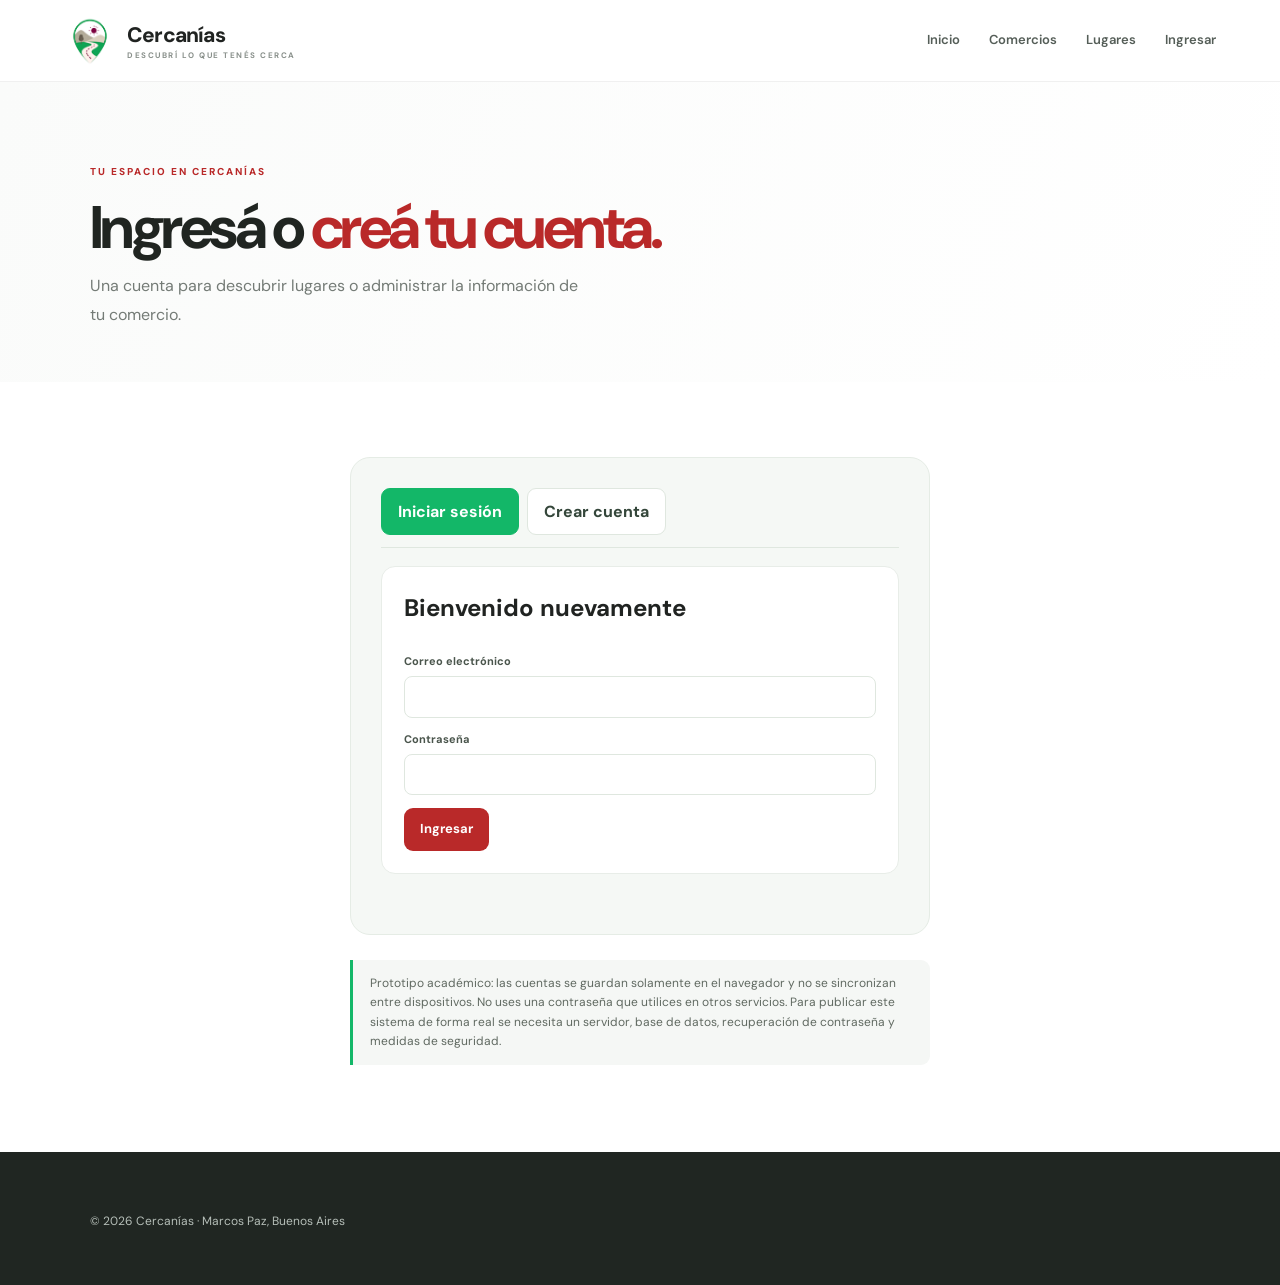
<file: acceso.html>
<!DOCTYPE html><html lang="es"><head><meta charset="UTF-8"><meta name="viewport" content="width=device-width, initial-scale=1.0"><title>Ingresar o registrarse | Cercanías</title><link href="https://fonts.googleapis.com/css2?family=DM+Sans:wght@400;500;600;700;800&display=swap" rel="stylesheet"><link rel="stylesheet" href="css/estilos.css"><link rel="icon" href="images/logo-cercanias.png"></head><body><header class="site-header"><a class="brand" href="index.html"><img class="brand-logo" src="images/logo-cercanias.png" alt=""><span>Cercanías<small>DESCUBRÍ LO QUE TENÉS CERCA</small></span></a><nav class="nav"><a href="index.html">Inicio</a><a href="comercios.html">Comercios</a><a href="lugares.html">Lugares</a></nav></header><main><section class="page-hero"><span class="eyebrow">TU ESPACIO EN CERCANÍAS</span><h1>Ingresá o <em>creá tu cuenta.</em></h1><p>Una cuenta para descubrir lugares o administrar la información de tu comercio.</p></section><section class="section auth-layout"><div class="auth-card"><div class="auth-tabs"><button type="button" class="auth-tab active" data-tab="login">Iniciar sesión</button><button type="button" class="auth-tab" data-tab="register">Crear cuenta</button></div><form id="login-form" class="merchant-form auth-form"><h2>Bienvenido nuevamente</h2><label>Correo electrónico<input type="email" name="email" required autocomplete="email"></label><label>Contraseña<input type="password" name="password" required autocomplete="current-password"></label><button class="btn btn-primary" type="submit">Ingresar</button></form><form id="register-form" class="merchant-form auth-form" hidden><h2>Registrate en Cercanías</h2><label>Nombre y apellido<input name="name" required maxlength="80" autocomplete="name"></label><label>Correo electrónico<input type="email" name="email" required autocomplete="email"></label><label>Contraseña (mínimo 8 caracteres)<input type="password" name="password" required minlength="8" autocomplete="new-password"></label><label>Tipo de cuenta<select name="role" required><option value="usuario">Usuario / visitante</option><option value="comerciante">Comerciante</option></select></label><button class="btn btn-primary" type="submit">Crear cuenta</button></form><p id="auth-message" class="form-message" aria-live="polite"></p></div><p class="notice">Prototipo académico: las cuentas se guardan solamente en el navegador y no se sincronizan entre dispositivos. No uses una contraseña que utilices en otros servicios. Para publicar este sistema de forma real se necesita un servidor, base de datos, recuperación de contraseña y medidas de seguridad.</p></section></main><footer class="footer"><p>© 2026 Cercanías · Marcos Paz, Buenos Aires</p></footer><script>document.querySelectorAll('[data-tab]').forEach(b=>b.addEventListener('click',()=>{document.querySelectorAll('[data-tab]').forEach(x=>x.classList.toggle('active',x===b));document.querySelector('#login-form').hidden=b.dataset.tab!=='login';document.querySelector('#register-form').hidden=b.dataset.tab!=='register';document.querySelector('#auth-message').textContent='';}));</script><script src="js/auth.js"></script></body></html>
</file>
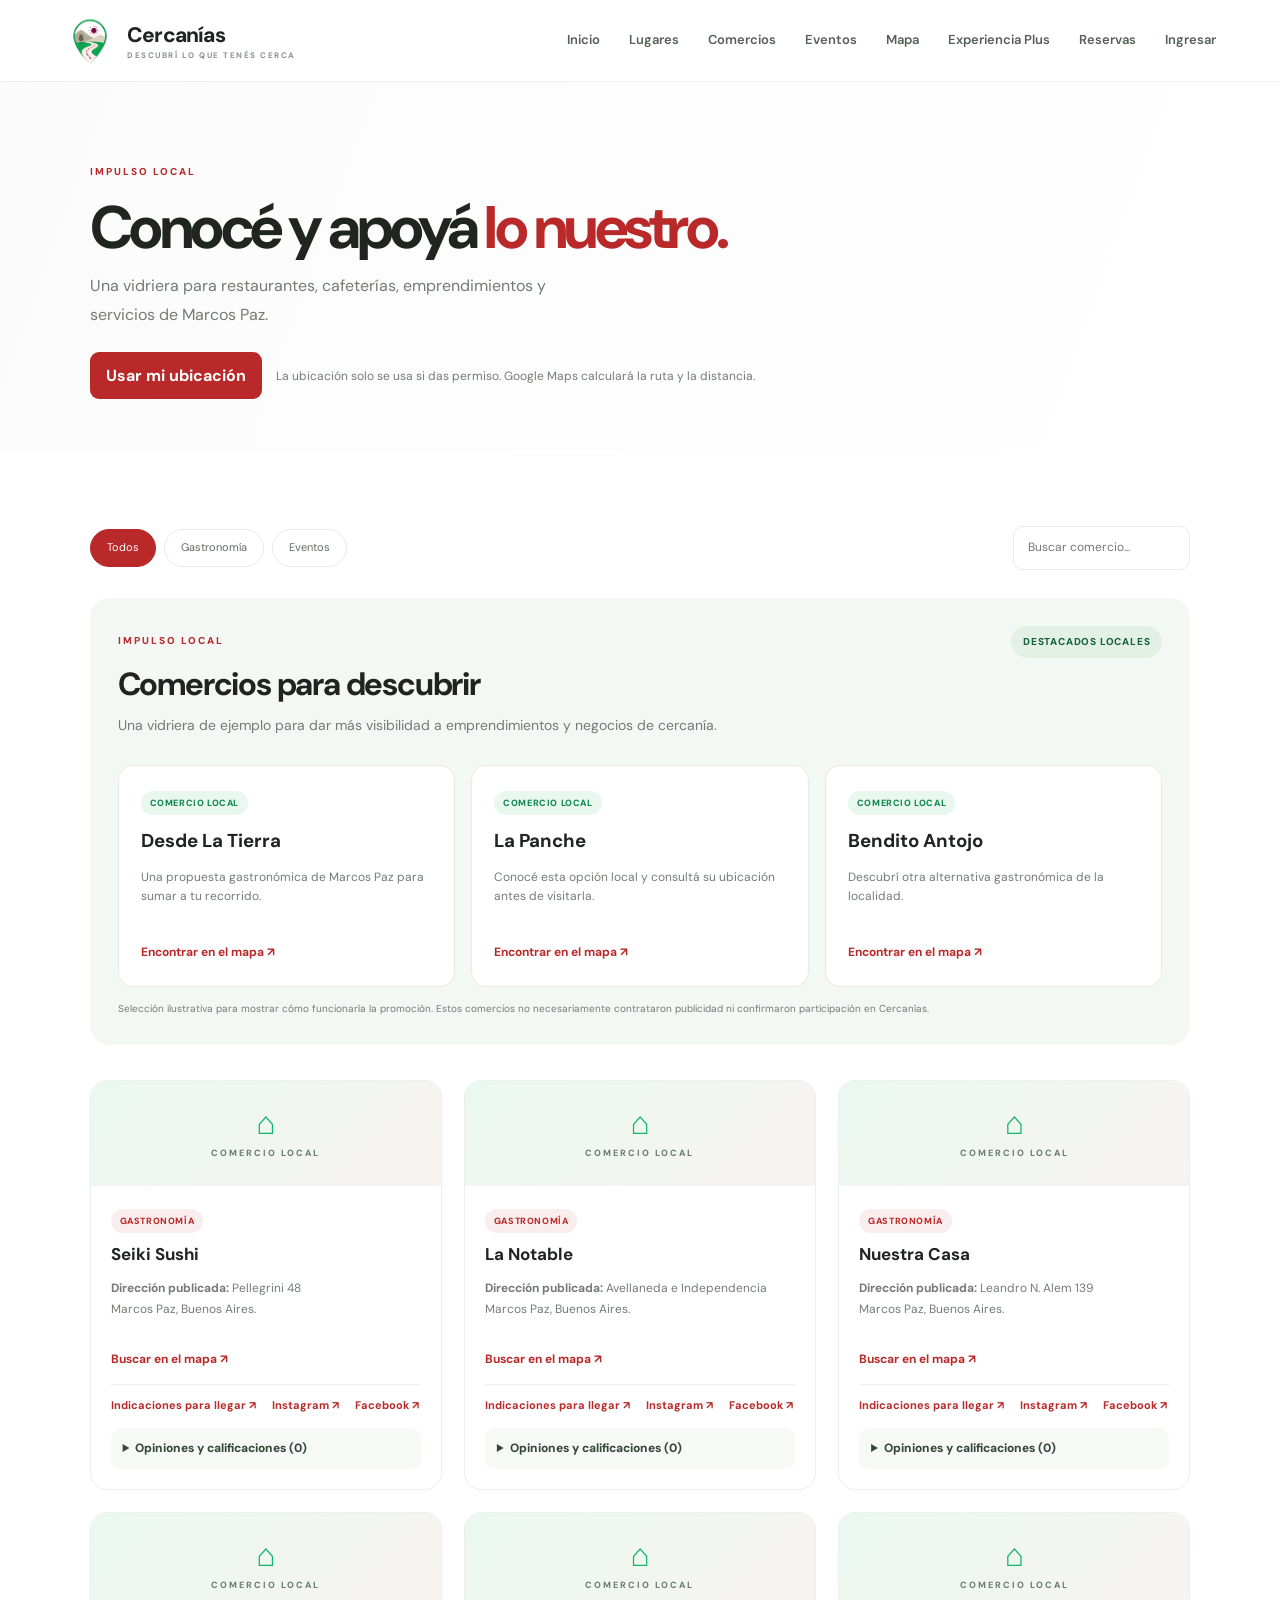
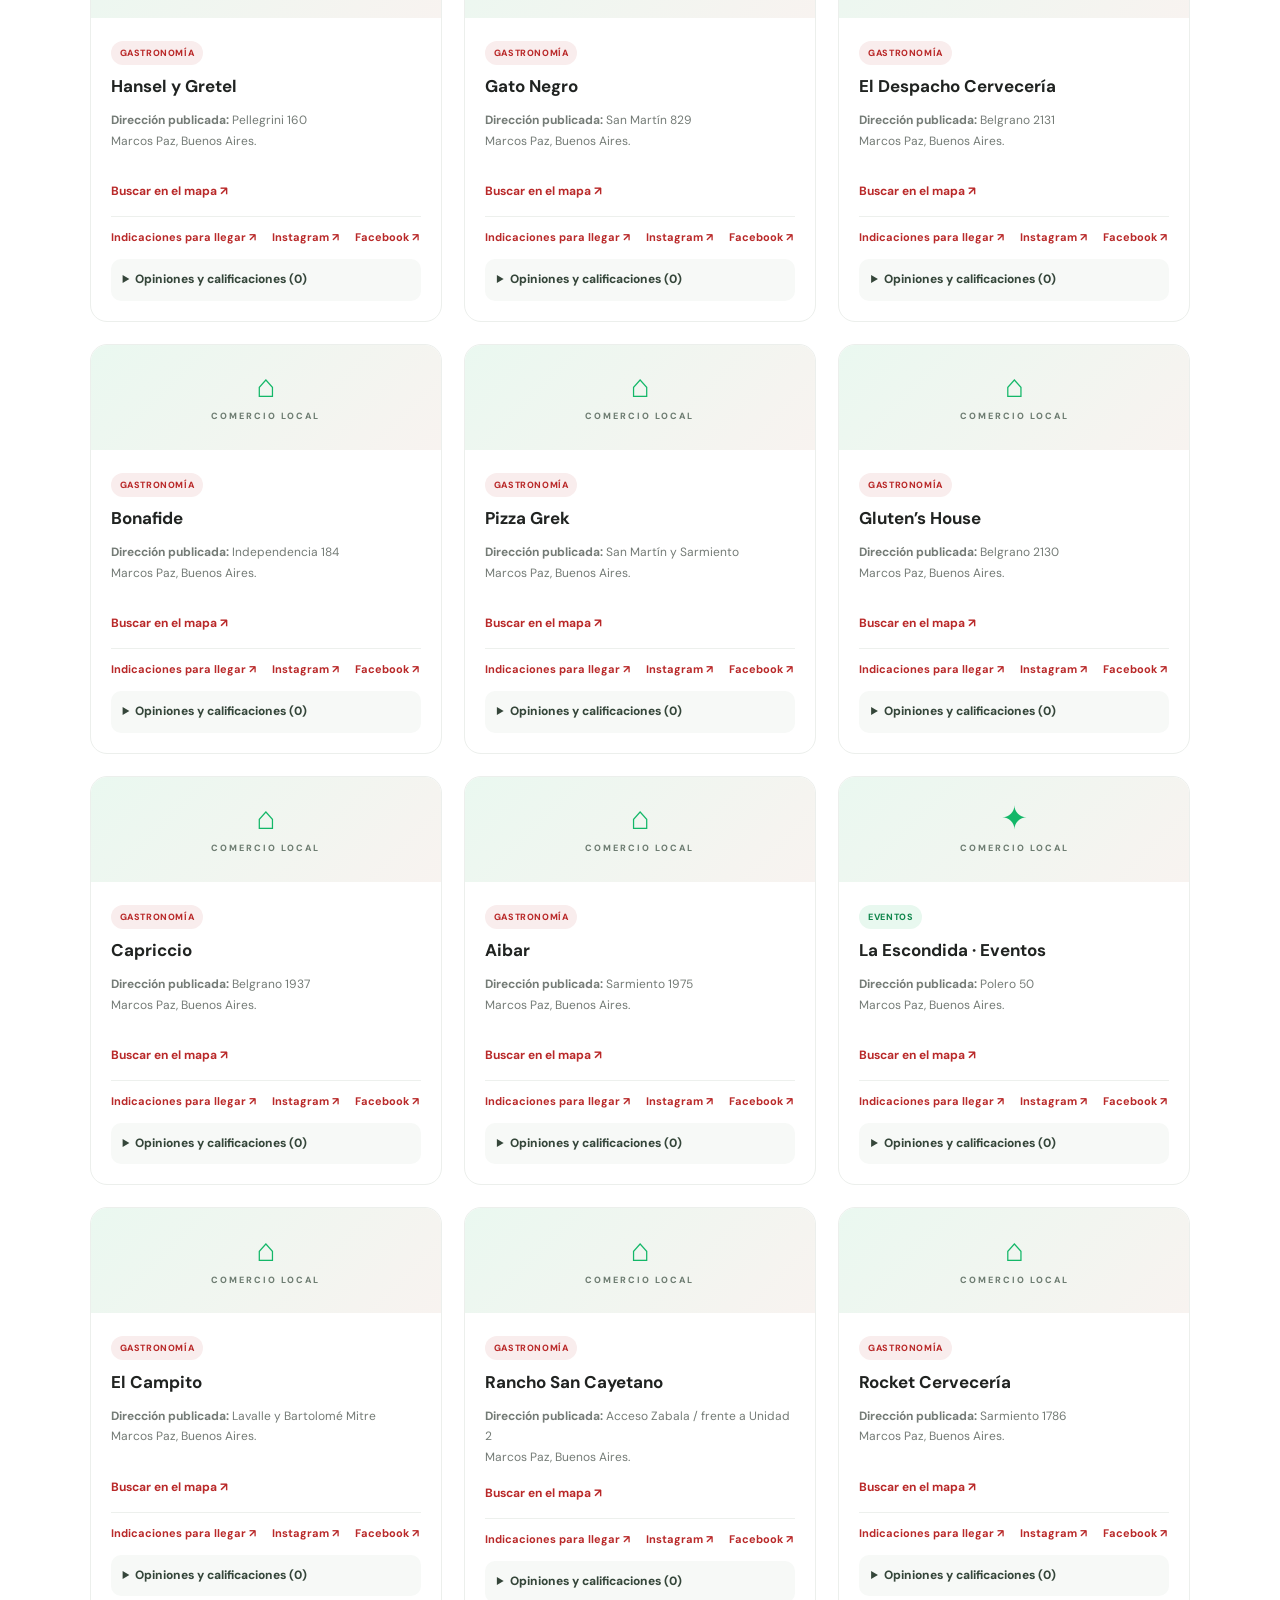
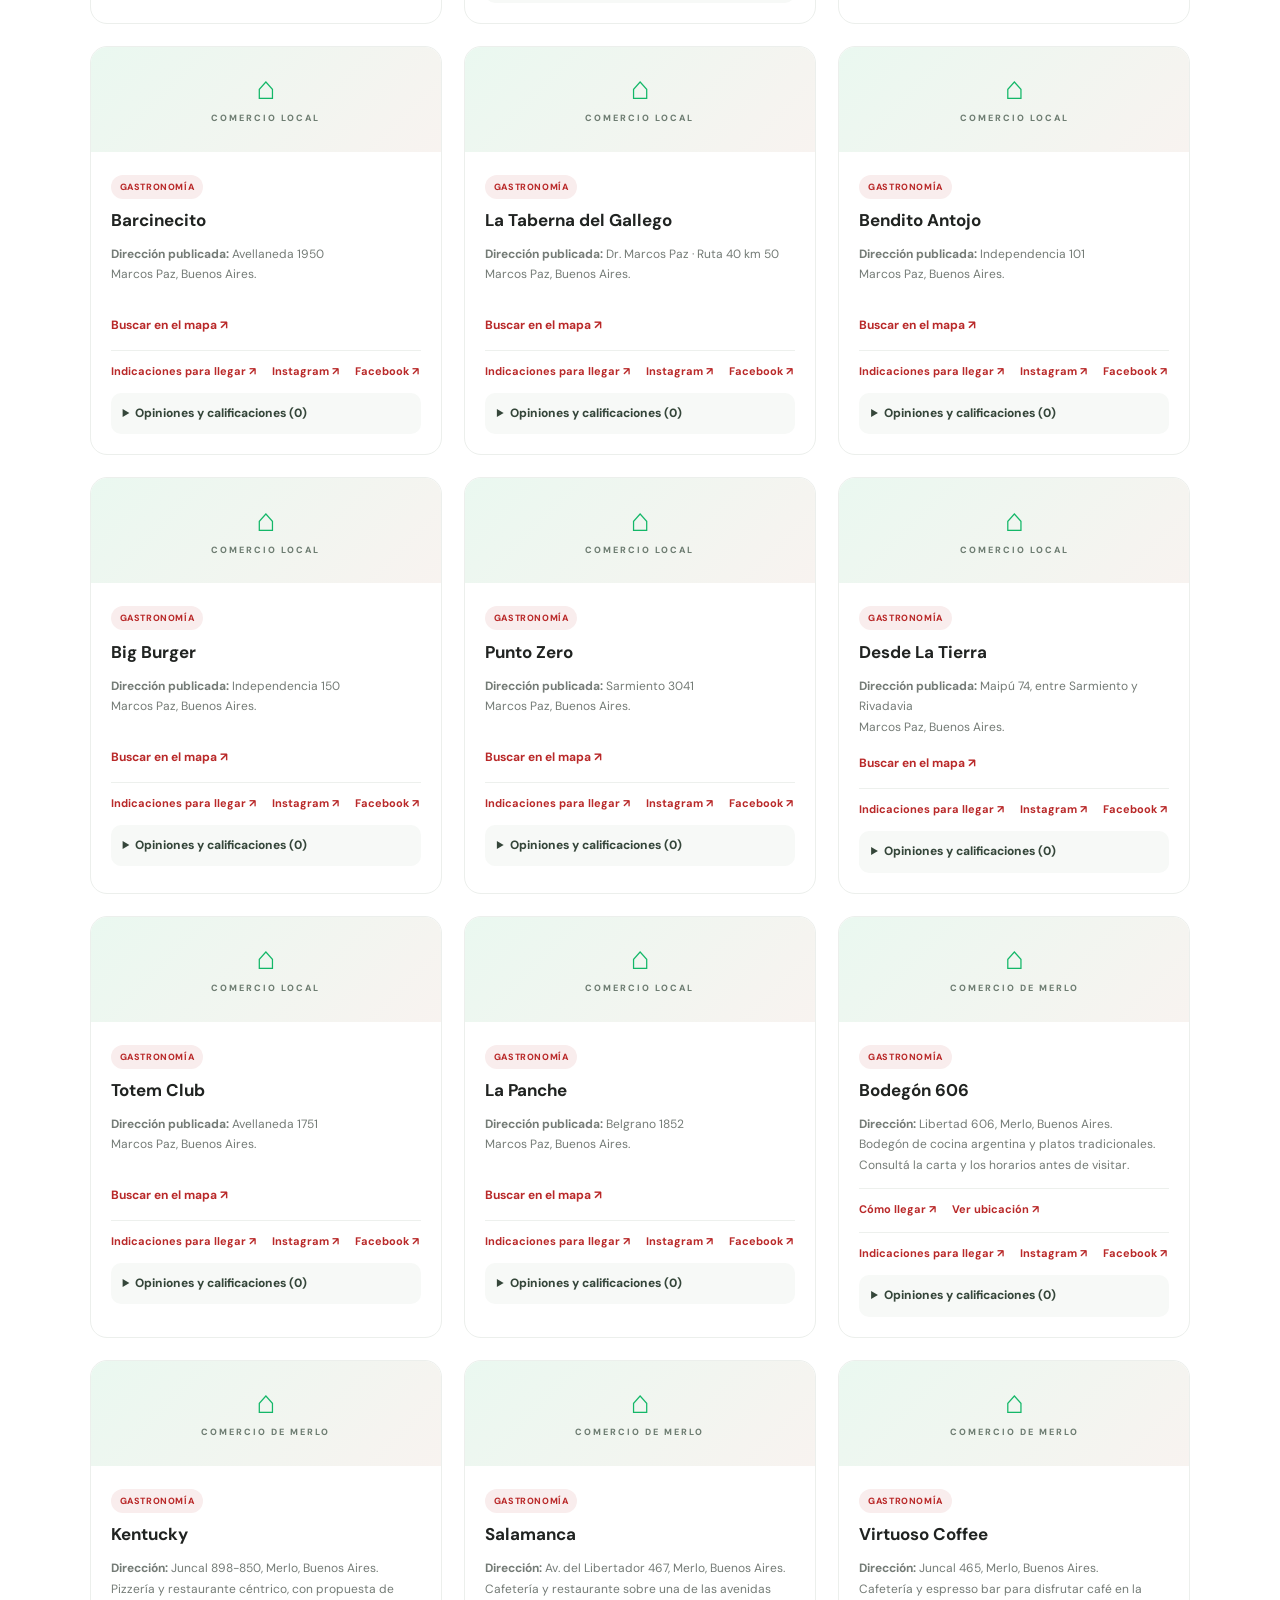
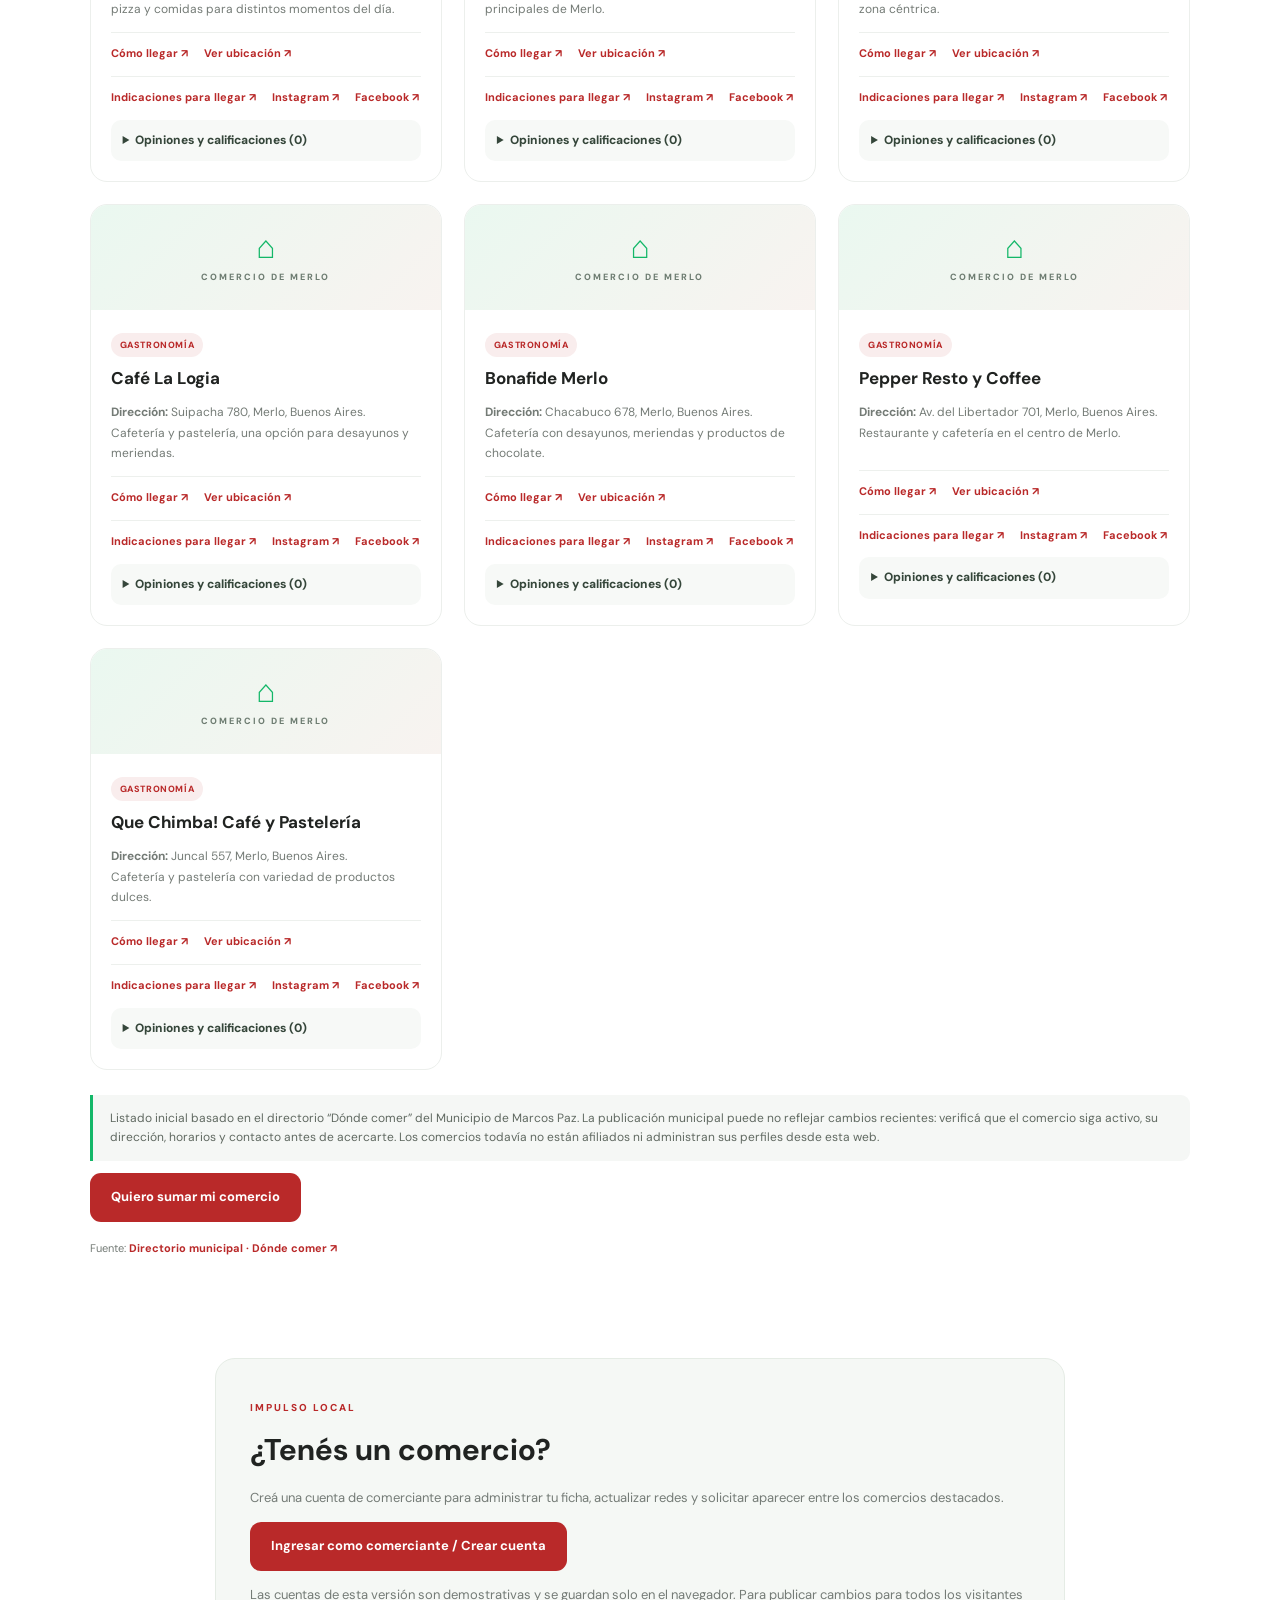
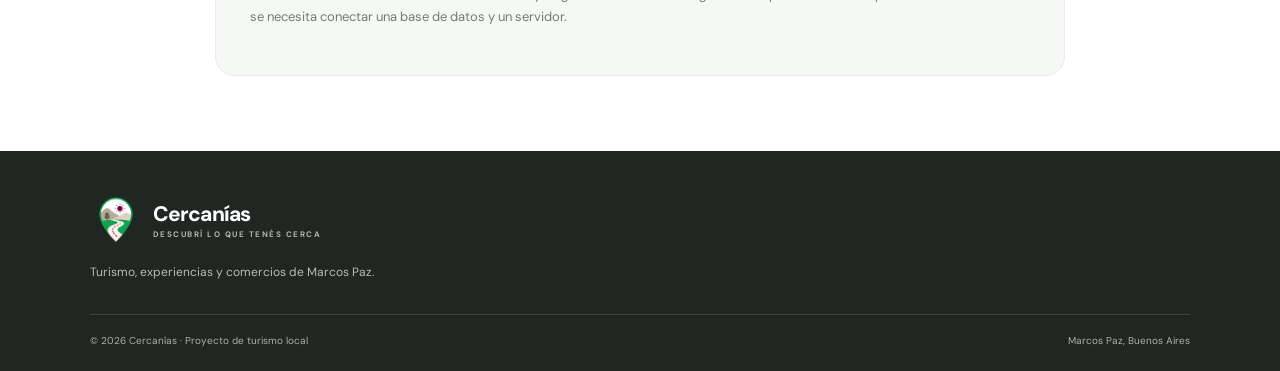
<file: comercios.html>
<!DOCTYPE html><html lang="es"><head><meta charset="UTF-8"><meta name="viewport" content="width=device-width, initial-scale=1.0"><meta name="description" content="Conocé restaurantes, cafeterías y comercios de Marcos Paz."><title>Comercios locales | Cercanías</title><link href="https://fonts.googleapis.com/css2?family=DM+Sans:wght@400;500;600;700;800&display=swap" rel="stylesheet"><link rel="stylesheet" href="css/estilos.css"><link rel="icon" type="image/png" href="images/logo-cercanias.png"></head><body><header class="site-header"><a class="brand" href="index.html"><img class="brand-logo" src="images/logo-cercanias.png" alt="Logo de Cercanías"><span>Cercanías<small>DESCUBRÍ LO QUE TENÉS CERCA</small></span></a><button class="menu-toggle" aria-label="Abrir menú" aria-expanded="false">☰</button><nav class="nav"><a href="index.html">Inicio</a><a href="lugares.html">Lugares</a><a href="comercios.html">Comercios</a><a href="eventos.html">Eventos</a><a href="mapa.html">Mapa</a><a href="experiencia.html">Experiencia Plus</a><a href="reservas.html">Reservas</a></nav></header><main><section class="page-hero"><span class="eyebrow">IMPULSO LOCAL</span><h1>Conocé y apoyá <em>lo nuestro.</em></h1><p>Una vidriera para restaurantes, cafeterías, emprendimientos y servicios de Marcos Paz.</p></section><section class="section"><div class="filter-row"><div class="filter-buttons" id="shop-filters"><button class="filter-btn active" data-filter="todos">Todos</button><button class="filter-btn" data-filter="gastronomia">Gastronomía</button><button class="filter-btn" data-filter="eventos">Eventos</button></div><input class="inline-search" id="shop-search" type="search" placeholder="Buscar comercio..."></div><section class="local-spotlight"><div class="section-heading"><div><span class="eyebrow">IMPULSO LOCAL</span><h2>Comercios para descubrir</h2><p>Una vidriera de ejemplo para dar más visibilidad a emprendimientos y negocios de cercanía.</p></div><span class="spotlight-tag">DESTACADOS LOCALES</span></div><div class="spotlight-grid"><article class="spotlight-card"><span class="pill green-pill">Comercio local</span><h3>Desde La Tierra</h3><p>Una propuesta gastronómica de Marcos Paz para sumar a tu recorrido.</p><a class="text-link" href="https://www.google.com/maps/search/?api=1&query=Desde+La+Tierra+Marcos+Paz" target="_blank" rel="noopener">Encontrar en el mapa ↗</a></article><article class="spotlight-card"><span class="pill green-pill">Comercio local</span><h3>La Panche</h3><p>Conocé esta opción local y consultá su ubicación antes de visitarla.</p><a class="text-link" href="https://www.google.com/maps/search/?api=1&query=La+Panche+Marcos+Paz" target="_blank" rel="noopener">Encontrar en el mapa ↗</a></article><article class="spotlight-card"><span class="pill green-pill">Comercio local</span><h3>Bendito Antojo</h3><p>Descubrí otra alternativa gastronómica de la localidad.</p><a class="text-link" href="https://www.google.com/maps/search/?api=1&query=Bendito+Antojo+Marcos+Paz" target="_blank" rel="noopener">Encontrar en el mapa ↗</a></article></div><p class="muted spotlight-note">Selección ilustrativa para mostrar cómo funcionaría la promoción. Estos comercios no necesariamente contrataron publicidad ni confirmaron participación en Cercanías.</p></section><div class="cards-grid shop-grid" id="shops-grid"><article class="place-card shop-card" data-category="gastronomia" data-name="seiki sushi"><div class="shop-visual"><span>⌂</span><small>COMERCIO LOCAL</small></div><div class="card-body"><span class="pill red-pill">Gastronomía</span><h3>Seiki Sushi</h3><p><strong>Dirección publicada:</strong> Pellegrini 48<br>Marcos Paz, Buenos Aires.</p><a class="text-link" href="https://www.google.com/maps/search/?api=1&query=Seiki+Sushi+Marcos+Paz" target="_blank" rel="noopener">Buscar en el mapa ↗</a></div></article><article class="place-card shop-card" data-category="gastronomia" data-name="la notable"><div class="shop-visual"><span>⌂</span><small>COMERCIO LOCAL</small></div><div class="card-body"><span class="pill red-pill">Gastronomía</span><h3>La Notable</h3><p><strong>Dirección publicada:</strong> Avellaneda e Independencia<br>Marcos Paz, Buenos Aires.</p><a class="text-link" href="https://www.google.com/maps/search/?api=1&query=La+Notable+Marcos+Paz" target="_blank" rel="noopener">Buscar en el mapa ↗</a></div></article><article class="place-card shop-card" data-category="gastronomia" data-name="nuestra casa"><div class="shop-visual"><span>⌂</span><small>COMERCIO LOCAL</small></div><div class="card-body"><span class="pill red-pill">Gastronomía</span><h3>Nuestra Casa</h3><p><strong>Dirección publicada:</strong> Leandro N. Alem 139<br>Marcos Paz, Buenos Aires.</p><a class="text-link" href="https://www.google.com/maps/search/?api=1&query=Nuestra+Casa+Marcos+Paz" target="_blank" rel="noopener">Buscar en el mapa ↗</a></div></article><article class="place-card shop-card" data-category="gastronomia" data-name="hansel y gretel"><div class="shop-visual"><span>⌂</span><small>COMERCIO LOCAL</small></div><div class="card-body"><span class="pill red-pill">Gastronomía</span><h3>Hansel y Gretel</h3><p><strong>Dirección publicada:</strong> Pellegrini 160<br>Marcos Paz, Buenos Aires.</p><a class="text-link" href="https://www.google.com/maps/search/?api=1&query=Hansel+y+Gretel+Marcos+Paz" target="_blank" rel="noopener">Buscar en el mapa ↗</a></div></article><article class="place-card shop-card" data-category="gastronomia" data-name="gato negro"><div class="shop-visual"><span>⌂</span><small>COMERCIO LOCAL</small></div><div class="card-body"><span class="pill red-pill">Gastronomía</span><h3>Gato Negro</h3><p><strong>Dirección publicada:</strong> San Martín 829<br>Marcos Paz, Buenos Aires.</p><a class="text-link" href="https://www.google.com/maps/search/?api=1&query=Gato+Negro+Marcos+Paz" target="_blank" rel="noopener">Buscar en el mapa ↗</a></div></article><article class="place-card shop-card" data-category="gastronomia" data-name="el despacho cervecería"><div class="shop-visual"><span>⌂</span><small>COMERCIO LOCAL</small></div><div class="card-body"><span class="pill red-pill">Gastronomía</span><h3>El Despacho Cervecería</h3><p><strong>Dirección publicada:</strong> Belgrano 2131<br>Marcos Paz, Buenos Aires.</p><a class="text-link" href="https://www.google.com/maps/search/?api=1&query=El+Despacho+Cervecería+Marcos+Paz" target="_blank" rel="noopener">Buscar en el mapa ↗</a></div></article><article class="place-card shop-card" data-category="gastronomia" data-name="bonafide"><div class="shop-visual"><span>⌂</span><small>COMERCIO LOCAL</small></div><div class="card-body"><span class="pill red-pill">Gastronomía</span><h3>Bonafide</h3><p><strong>Dirección publicada:</strong> Independencia 184<br>Marcos Paz, Buenos Aires.</p><a class="text-link" href="https://www.google.com/maps/search/?api=1&query=Bonafide+Marcos+Paz" target="_blank" rel="noopener">Buscar en el mapa ↗</a></div></article><article class="place-card shop-card" data-category="gastronomia" data-name="pizza grek"><div class="shop-visual"><span>⌂</span><small>COMERCIO LOCAL</small></div><div class="card-body"><span class="pill red-pill">Gastronomía</span><h3>Pizza Grek</h3><p><strong>Dirección publicada:</strong> San Martín y Sarmiento<br>Marcos Paz, Buenos Aires.</p><a class="text-link" href="https://www.google.com/maps/search/?api=1&query=Pizza+Grek+Marcos+Paz" target="_blank" rel="noopener">Buscar en el mapa ↗</a></div></article><article class="place-card shop-card" data-category="gastronomia" data-name="gluten’s house"><div class="shop-visual"><span>⌂</span><small>COMERCIO LOCAL</small></div><div class="card-body"><span class="pill red-pill">Gastronomía</span><h3>Gluten’s House</h3><p><strong>Dirección publicada:</strong> Belgrano 2130<br>Marcos Paz, Buenos Aires.</p><a class="text-link" href="https://www.google.com/maps/search/?api=1&query=Gluten’s+House+Marcos+Paz" target="_blank" rel="noopener">Buscar en el mapa ↗</a></div></article><article class="place-card shop-card" data-category="gastronomia" data-name="capriccio"><div class="shop-visual"><span>⌂</span><small>COMERCIO LOCAL</small></div><div class="card-body"><span class="pill red-pill">Gastronomía</span><h3>Capriccio</h3><p><strong>Dirección publicada:</strong> Belgrano 1937<br>Marcos Paz, Buenos Aires.</p><a class="text-link" href="https://www.google.com/maps/search/?api=1&query=Capriccio+Marcos+Paz" target="_blank" rel="noopener">Buscar en el mapa ↗</a></div></article><article class="place-card shop-card" data-category="gastronomia" data-name="aibar"><div class="shop-visual"><span>⌂</span><small>COMERCIO LOCAL</small></div><div class="card-body"><span class="pill red-pill">Gastronomía</span><h3>Aibar</h3><p><strong>Dirección publicada:</strong> Sarmiento 1975<br>Marcos Paz, Buenos Aires.</p><a class="text-link" href="https://www.google.com/maps/search/?api=1&query=Aibar+Marcos+Paz" target="_blank" rel="noopener">Buscar en el mapa ↗</a></div></article><article class="place-card shop-card" data-category="eventos" data-name="la escondida · eventos"><div class="shop-visual"><span>✦</span><small>COMERCIO LOCAL</small></div><div class="card-body"><span class="pill green-pill">Eventos</span><h3>La Escondida · Eventos</h3><p><strong>Dirección publicada:</strong> Polero 50<br>Marcos Paz, Buenos Aires.</p><a class="text-link" href="https://www.google.com/maps/search/?api=1&query=La+Escondida+·+Eventos+Marcos+Paz" target="_blank" rel="noopener">Buscar en el mapa ↗</a></div></article><article class="place-card shop-card" data-category="gastronomia" data-name="el campito"><div class="shop-visual"><span>⌂</span><small>COMERCIO LOCAL</small></div><div class="card-body"><span class="pill red-pill">Gastronomía</span><h3>El Campito</h3><p><strong>Dirección publicada:</strong> Lavalle y Bartolomé Mitre<br>Marcos Paz, Buenos Aires.</p><a class="text-link" href="https://www.google.com/maps/search/?api=1&query=El+Campito+Marcos+Paz" target="_blank" rel="noopener">Buscar en el mapa ↗</a></div></article><article class="place-card shop-card" data-category="gastronomia" data-name="rancho san cayetano"><div class="shop-visual"><span>⌂</span><small>COMERCIO LOCAL</small></div><div class="card-body"><span class="pill red-pill">Gastronomía</span><h3>Rancho San Cayetano</h3><p><strong>Dirección publicada:</strong> Acceso Zabala / frente a Unidad 2<br>Marcos Paz, Buenos Aires.</p><a class="text-link" href="https://www.google.com/maps/search/?api=1&query=Rancho+San+Cayetano+Marcos+Paz" target="_blank" rel="noopener">Buscar en el mapa ↗</a></div></article><article class="place-card shop-card" data-category="gastronomia" data-name="rocket cervecería"><div class="shop-visual"><span>⌂</span><small>COMERCIO LOCAL</small></div><div class="card-body"><span class="pill red-pill">Gastronomía</span><h3>Rocket Cervecería</h3><p><strong>Dirección publicada:</strong> Sarmiento 1786<br>Marcos Paz, Buenos Aires.</p><a class="text-link" href="https://www.google.com/maps/search/?api=1&query=Rocket+Cervecería+Marcos+Paz" target="_blank" rel="noopener">Buscar en el mapa ↗</a></div></article><article class="place-card shop-card" data-category="gastronomia" data-name="barcinecito"><div class="shop-visual"><span>⌂</span><small>COMERCIO LOCAL</small></div><div class="card-body"><span class="pill red-pill">Gastronomía</span><h3>Barcinecito</h3><p><strong>Dirección publicada:</strong> Avellaneda 1950<br>Marcos Paz, Buenos Aires.</p><a class="text-link" href="https://www.google.com/maps/search/?api=1&query=Barcinecito+Marcos+Paz" target="_blank" rel="noopener">Buscar en el mapa ↗</a></div></article><article class="place-card shop-card" data-category="gastronomia" data-name="la taberna del gallego"><div class="shop-visual"><span>⌂</span><small>COMERCIO LOCAL</small></div><div class="card-body"><span class="pill red-pill">Gastronomía</span><h3>La Taberna del Gallego</h3><p><strong>Dirección publicada:</strong> Dr. Marcos Paz · Ruta 40 km 50<br>Marcos Paz, Buenos Aires.</p><a class="text-link" href="https://www.google.com/maps/search/?api=1&query=La+Taberna+del+Gallego+Marcos+Paz" target="_blank" rel="noopener">Buscar en el mapa ↗</a></div></article><article class="place-card shop-card" data-category="gastronomia" data-name="bendito antojo"><div class="shop-visual"><span>⌂</span><small>COMERCIO LOCAL</small></div><div class="card-body"><span class="pill red-pill">Gastronomía</span><h3>Bendito Antojo</h3><p><strong>Dirección publicada:</strong> Independencia 101<br>Marcos Paz, Buenos Aires.</p><a class="text-link" href="https://www.google.com/maps/search/?api=1&query=Bendito+Antojo+Marcos+Paz" target="_blank" rel="noopener">Buscar en el mapa ↗</a></div></article><article class="place-card shop-card" data-category="gastronomia" data-name="big burger"><div class="shop-visual"><span>⌂</span><small>COMERCIO LOCAL</small></div><div class="card-body"><span class="pill red-pill">Gastronomía</span><h3>Big Burger</h3><p><strong>Dirección publicada:</strong> Independencia 150<br>Marcos Paz, Buenos Aires.</p><a class="text-link" href="https://www.google.com/maps/search/?api=1&query=Big+Burger+Marcos+Paz" target="_blank" rel="noopener">Buscar en el mapa ↗</a></div></article><article class="place-card shop-card" data-category="gastronomia" data-name="punto zero"><div class="shop-visual"><span>⌂</span><small>COMERCIO LOCAL</small></div><div class="card-body"><span class="pill red-pill">Gastronomía</span><h3>Punto Zero</h3><p><strong>Dirección publicada:</strong> Sarmiento 3041<br>Marcos Paz, Buenos Aires.</p><a class="text-link" href="https://www.google.com/maps/search/?api=1&query=Punto+Zero+Marcos+Paz" target="_blank" rel="noopener">Buscar en el mapa ↗</a></div></article><article class="place-card shop-card" data-category="gastronomia" data-name="desde la tierra"><div class="shop-visual"><span>⌂</span><small>COMERCIO LOCAL</small></div><div class="card-body"><span class="pill red-pill">Gastronomía</span><h3>Desde La Tierra</h3><p><strong>Dirección publicada:</strong> Maipú 74, entre Sarmiento y Rivadavia<br>Marcos Paz, Buenos Aires.</p><a class="text-link" href="https://www.google.com/maps/search/?api=1&query=Desde+La+Tierra+Marcos+Paz" target="_blank" rel="noopener">Buscar en el mapa ↗</a></div></article><article class="place-card shop-card" data-category="gastronomia" data-name="totem club"><div class="shop-visual"><span>⌂</span><small>COMERCIO LOCAL</small></div><div class="card-body"><span class="pill red-pill">Gastronomía</span><h3>Totem Club</h3><p><strong>Dirección publicada:</strong> Avellaneda 1751<br>Marcos Paz, Buenos Aires.</p><a class="text-link" href="https://www.google.com/maps/search/?api=1&query=Totem+Club+Marcos+Paz" target="_blank" rel="noopener">Buscar en el mapa ↗</a></div></article><article class="place-card shop-card" data-category="gastronomia" data-name="la panche"><div class="shop-visual"><span>⌂</span><small>COMERCIO LOCAL</small></div><div class="card-body"><span class="pill red-pill">Gastronomía</span><h3>La Panche</h3><p><strong>Dirección publicada:</strong> Belgrano 1852<br>Marcos Paz, Buenos Aires.</p><a class="text-link" href="https://www.google.com/maps/search/?api=1&query=La+Panche+Marcos+Paz" target="_blank" rel="noopener">Buscar en el mapa ↗</a></div></article></div><p class="empty-state" id="shops-empty" hidden>No encontramos comercios con esa búsqueda.</p><p class="notice">Listado inicial basado en el directorio “Dónde comer” del Municipio de Marcos Paz. La publicación municipal puede no reflejar cambios recientes: verificá que el comercio siga activo, su dirección, horarios y contacto antes de acercarte. Los comercios todavía no están afiliados ni administran sus perfiles desde esta web.</p><a class="btn btn-primary" href="mailto:contacto@cercanias.com.ar?subject=Quiero%20sumar%20mi%20comercio">Quiero sumar mi comercio</a><div class="source-links">Fuente: <a href="https://marcospaz.gov.ar/la-ciudad/marcos-paz/d%C3%B3nde-comer.html" target="_blank" rel="noopener">Directorio municipal · Dónde comer ↗</a></div></section></main><footer class="footer"><a class="brand brand-footer" href="index.html"><img class="brand-logo" src="images/logo-cercanias.png" alt="Logo de Cercanías"><span>Cercanías<small>DESCUBRÍ LO QUE TENÉS CERCA</small></span></a><p>Turismo, experiencias y comercios de Marcos Paz.</p><div class="footer-bottom"><span>© 2026 Cercanías · Proyecto de turismo local</span><span>Marcos Paz, Buenos Aires</span></div></footer><script src="js/app.js"></script><script src="js/funciones-extra.js"></script><script src="js/auth.js"></script></body></html>
</file>
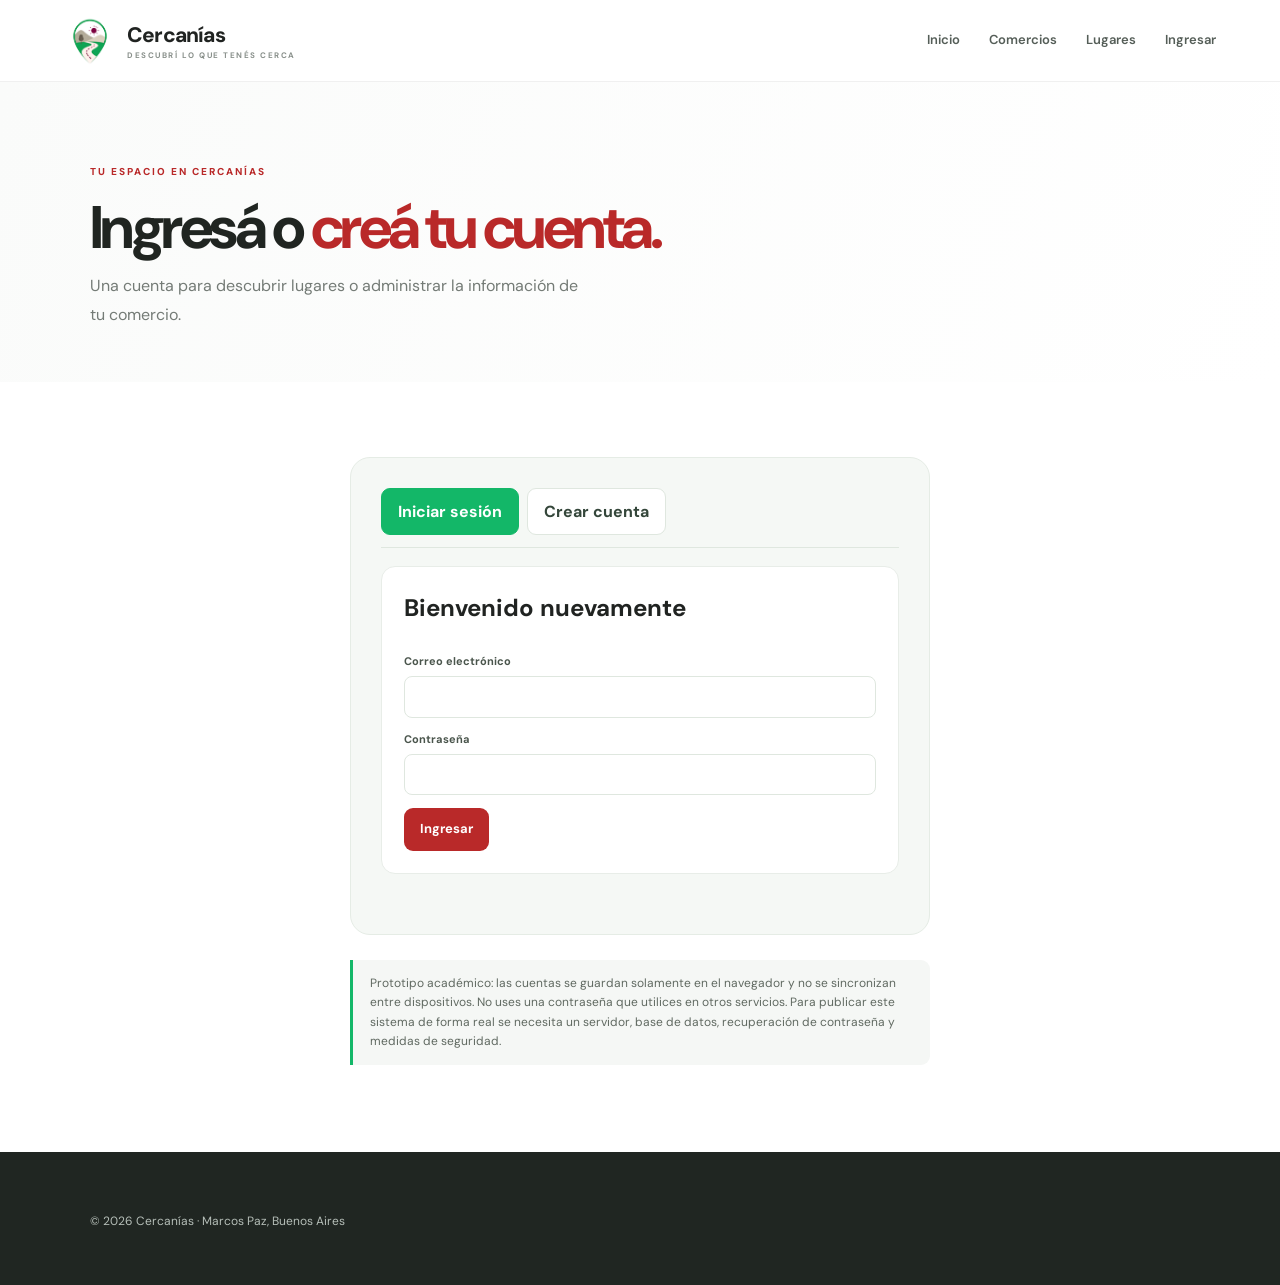
<file: cuenta.html>
<!DOCTYPE html><html lang="es"><head><meta charset="UTF-8"><meta name="viewport" content="width=device-width, initial-scale=1.0"><title>Mi cuenta | Cercanías</title><link rel="stylesheet" href="css/estilos.css"><link href="https://fonts.googleapis.com/css2?family=DM+Sans:wght@400;500;600;700;800&display=swap" rel="stylesheet"></head><body><header class="site-header"><a class="brand" href="index.html"><img class="brand-logo" src="images/logo-cercanias.png" alt=""><span>Cercanías<small>DESCUBRÍ LO QUE TENÉS CERCA</small></span></a><nav class="nav"><a href="index.html">Inicio</a><a href="comercios.html">Comercios</a><a href="lugares.html">Lugares</a></nav></header><main><section class="section account-section" id="account-content"></section></main><footer class="footer"><p>© 2026 Cercanías</p></footer><script src="js/auth.js"></script></body></html>
</file>
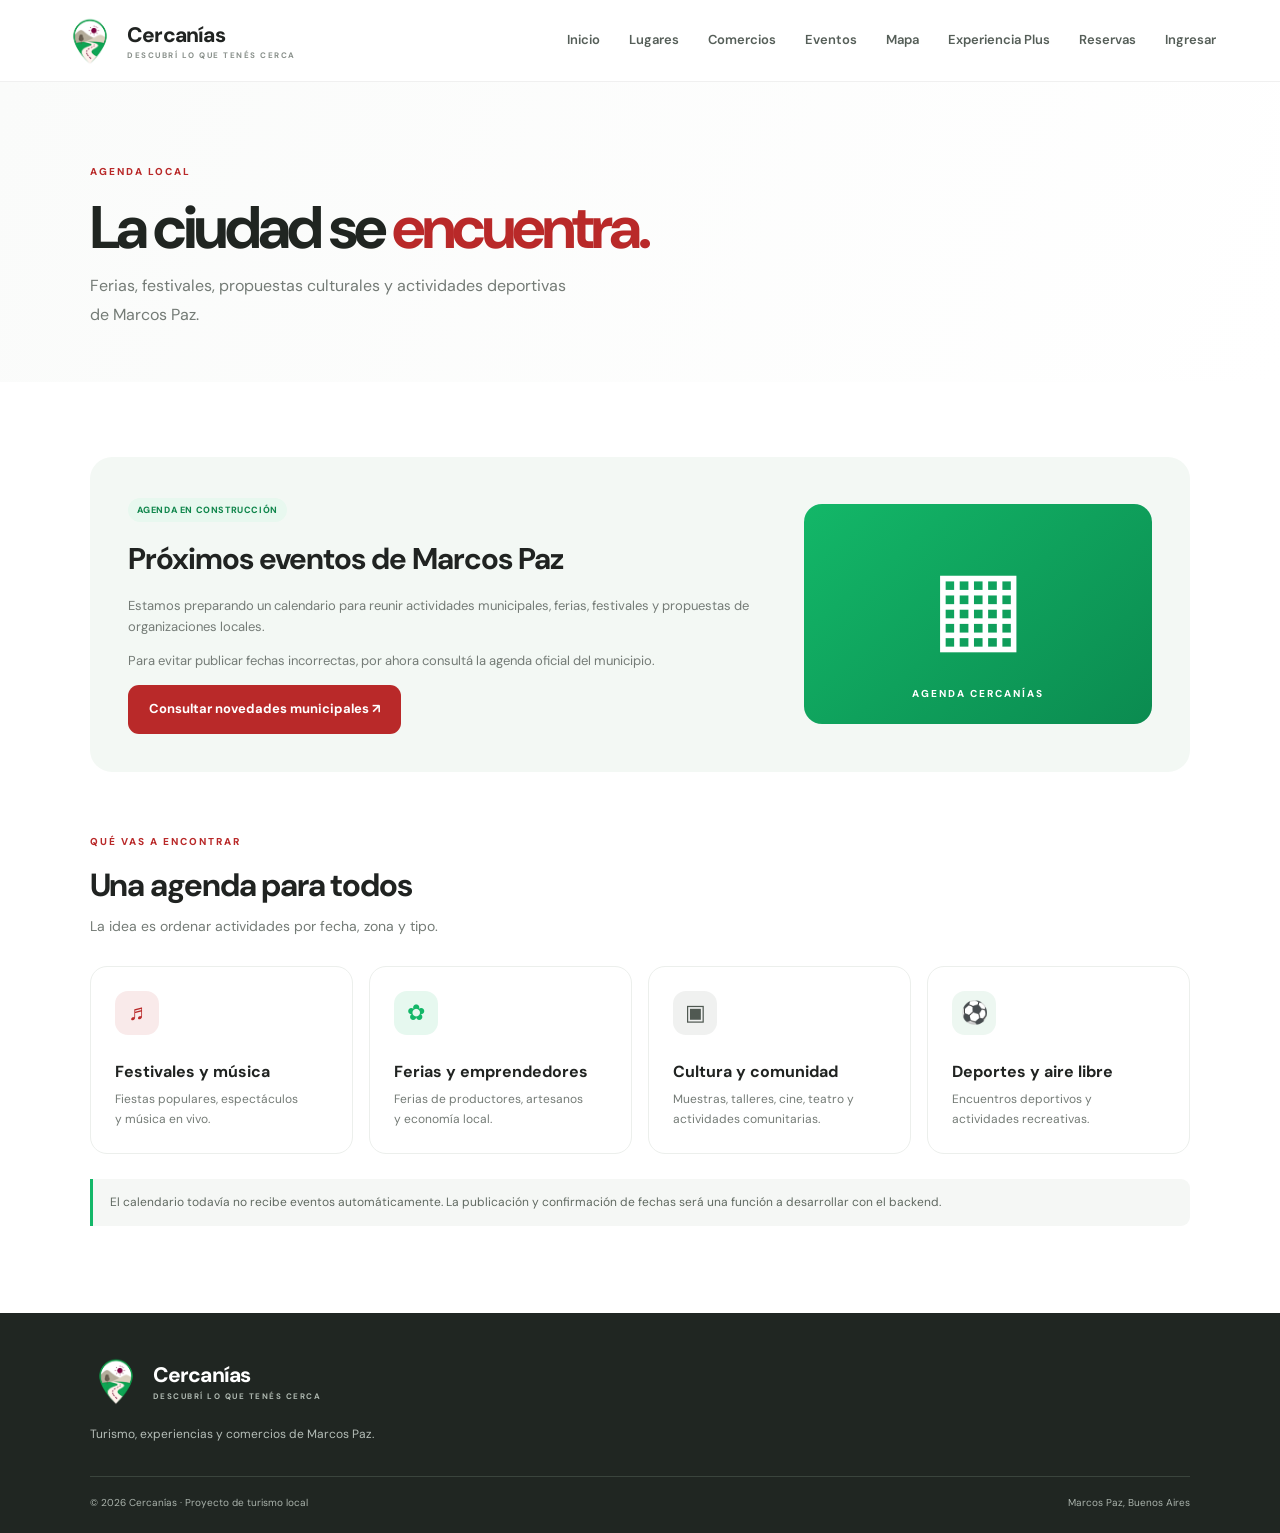
<file: eventos.html>
<!DOCTYPE html><html lang="es"><head><meta charset="UTF-8"><meta name="viewport" content="width=device-width, initial-scale=1.0"><title>Eventos | Cercanías</title><link href="https://fonts.googleapis.com/css2?family=DM+Sans:wght@400;500;600;700;800&display=swap" rel="stylesheet"><link rel="stylesheet" href="css/estilos.css"><link rel="icon" type="image/png" href="images/logo-cercanias.png"></head><body><header class="site-header"><a class="brand" href="index.html"><img class="brand-logo" src="images/logo-cercanias.png" alt="Logo de Cercanías"><span>Cercanías<small>DESCUBRÍ LO QUE TENÉS CERCA</small></span></a><button class="menu-toggle" aria-label="Abrir menú" aria-expanded="false">☰</button><nav class="nav"><a href="index.html">Inicio</a><a href="lugares.html">Lugares</a><a href="comercios.html">Comercios</a><a href="eventos.html">Eventos</a><a href="mapa.html">Mapa</a><a href="experiencia.html">Experiencia Plus</a><a href="reservas.html">Reservas</a></nav></header><main><section class="page-hero"><span class="eyebrow">AGENDA LOCAL</span><h1>La ciudad se <em>encuentra.</em></h1><p>Ferias, festivales, propuestas culturales y actividades deportivas de Marcos Paz.</p></section><section class="section"><div class="event-feature"><div><span class="pill green-pill">Agenda en construcción</span><h2>Próximos eventos de Marcos Paz</h2><p>Estamos preparando un calendario para reunir actividades municipales, ferias, festivales y propuestas de organizaciones locales.</p><p>Para evitar publicar fechas incorrectas, por ahora consultá la agenda oficial del municipio.</p><a class="btn btn-primary" href="https://www.marcospaz.gov.ar/" target="_blank" rel="noopener">Consultar novedades municipales ↗</a></div><div class="event-symbol">▦<small>AGENDA CERCANÍAS</small></div></div><div class="section-heading" style="margin-top:55px"><div><span class="eyebrow">QUÉ VAS A ENCONTRAR</span><h2>Una agenda para todos</h2><p>La idea es ordenar actividades por fecha, zona y tipo.</p></div></div><div class="category-grid"><article class="category-card"><span class="category-icon red">♬</span><h3>Festivales y música</h3><p>Fiestas populares, espectáculos y música en vivo.</p></article><article class="category-card"><span class="category-icon green">✿</span><h3>Ferias y emprendedores</h3><p>Ferias de productores, artesanos y economía local.</p></article><article class="category-card"><span class="category-icon gray">▣</span><h3>Cultura y comunidad</h3><p>Muestras, talleres, cine, teatro y actividades comunitarias.</p></article><article class="category-card"><span class="category-icon pale">⚽</span><h3>Deportes y aire libre</h3><p>Encuentros deportivos y actividades recreativas.</p></article></div><p class="notice">El calendario todavía no recibe eventos automáticamente. La publicación y confirmación de fechas será una función a desarrollar con el backend.</p></section></main><footer class="footer"><a class="brand brand-footer" href="index.html"><img class="brand-logo" src="images/logo-cercanias.png" alt="Logo de Cercanías"><span>Cercanías<small>DESCUBRÍ LO QUE TENÉS CERCA</small></span></a><p>Turismo, experiencias y comercios de Marcos Paz.</p><div class="footer-bottom"><span>© 2026 Cercanías · Proyecto de turismo local</span><span>Marcos Paz, Buenos Aires</span></div></footer><script src="js/app.js"></script><script src="js/auth.js"></script></body></html>
</file>
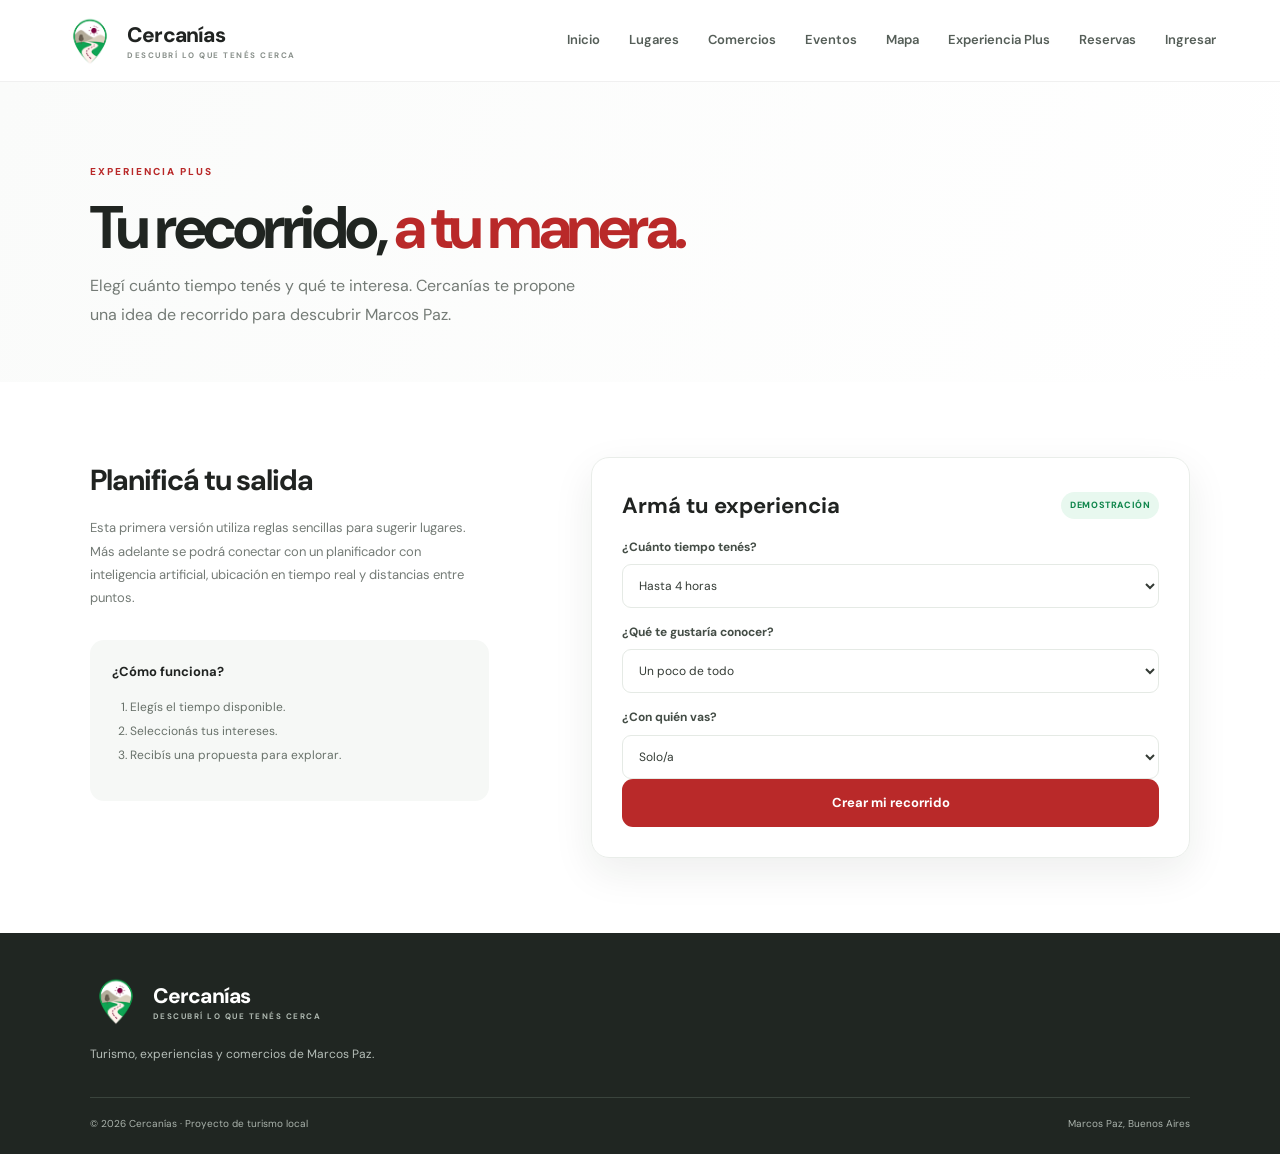
<file: experiencia.html>
<!DOCTYPE html><html lang="es"><head><meta charset="UTF-8"><meta name="viewport" content="width=device-width, initial-scale=1.0"><title>Experiencia Plus | Cercanías</title><link href="https://fonts.googleapis.com/css2?family=DM+Sans:wght@400;500;600;700;800&display=swap" rel="stylesheet"><link rel="stylesheet" href="css/estilos.css"><link rel="icon" type="image/png" href="images/logo-cercanias.png"></head><body><header class="site-header"><a class="brand" href="index.html"><img class="brand-logo" src="images/logo-cercanias.png" alt="Logo de Cercanías"><span>Cercanías<small>DESCUBRÍ LO QUE TENÉS CERCA</small></span></a><button class="menu-toggle" aria-label="Abrir menú" aria-expanded="false">☰</button><nav class="nav"><a href="index.html">Inicio</a><a href="lugares.html">Lugares</a><a href="comercios.html">Comercios</a><a href="eventos.html">Eventos</a><a href="mapa.html">Mapa</a><a href="experiencia.html">Experiencia Plus</a><a href="reservas.html">Reservas</a></nav></header><main><section class="page-hero"><span class="eyebrow">EXPERIENCIA PLUS</span><h1>Tu recorrido, <em>a tu manera.</em></h1><p>Elegí cuánto tiempo tenés y qué te interesa. Cercanías te propone una idea de recorrido para descubrir Marcos Paz.</p></section><section class="section form-layout"><div class="form-intro"><h2>Planificá tu salida</h2><p>Esta primera versión utiliza reglas sencillas para sugerir lugares. Más adelante se podrá conectar con un planificador con inteligencia artificial, ubicación en tiempo real y distancias entre puntos.</p><div class="info-card"><strong>¿Cómo funciona?</strong><ol><li>Elegís el tiempo disponible.</li><li>Seleccionás tus intereses.</li><li>Recibís una propuesta para explorar.</li></ol></div></div><form class="main-form" id="trip-form"><div class="form-heading"><h2>Armá tu experiencia</h2><span class="pill green-pill">Demostración</span></div><label for="trip-time">¿Cuánto tiempo tenés?</label><select id="trip-time" required><option value="2">Hasta 2 horas</option><option value="4" selected>Hasta 4 horas</option><option value="6">Medio día (6 horas)</option></select><label for="trip-interest">¿Qué te gustaría conocer?</label><select id="trip-interest"><option value="todos">Un poco de todo</option><option value="naturaleza">Naturaleza</option><option value="cultura">Cultura y museos</option><option value="historia">Historia local</option></select><label for="trip-company">¿Con quién vas?</label><select id="trip-company"><option>Solo/a</option><option>En familia</option><option>Con amigos</option><option>En pareja</option></select><button class="btn btn-primary btn-full" type="submit">Crear mi recorrido</button><div id="trip-result" class="trip-result" aria-live="polite"></div></form></section></main><footer class="footer"><a class="brand brand-footer" href="index.html"><img class="brand-logo" src="images/logo-cercanias.png" alt="Logo de Cercanías"><span>Cercanías<small>DESCUBRÍ LO QUE TENÉS CERCA</small></span></a><p>Turismo, experiencias y comercios de Marcos Paz.</p><div class="footer-bottom"><span>© 2026 Cercanías · Proyecto de turismo local</span><span>Marcos Paz, Buenos Aires</span></div></footer><script src="js/app.js"></script><script src="js/auth.js"></script></body></html>
</file>
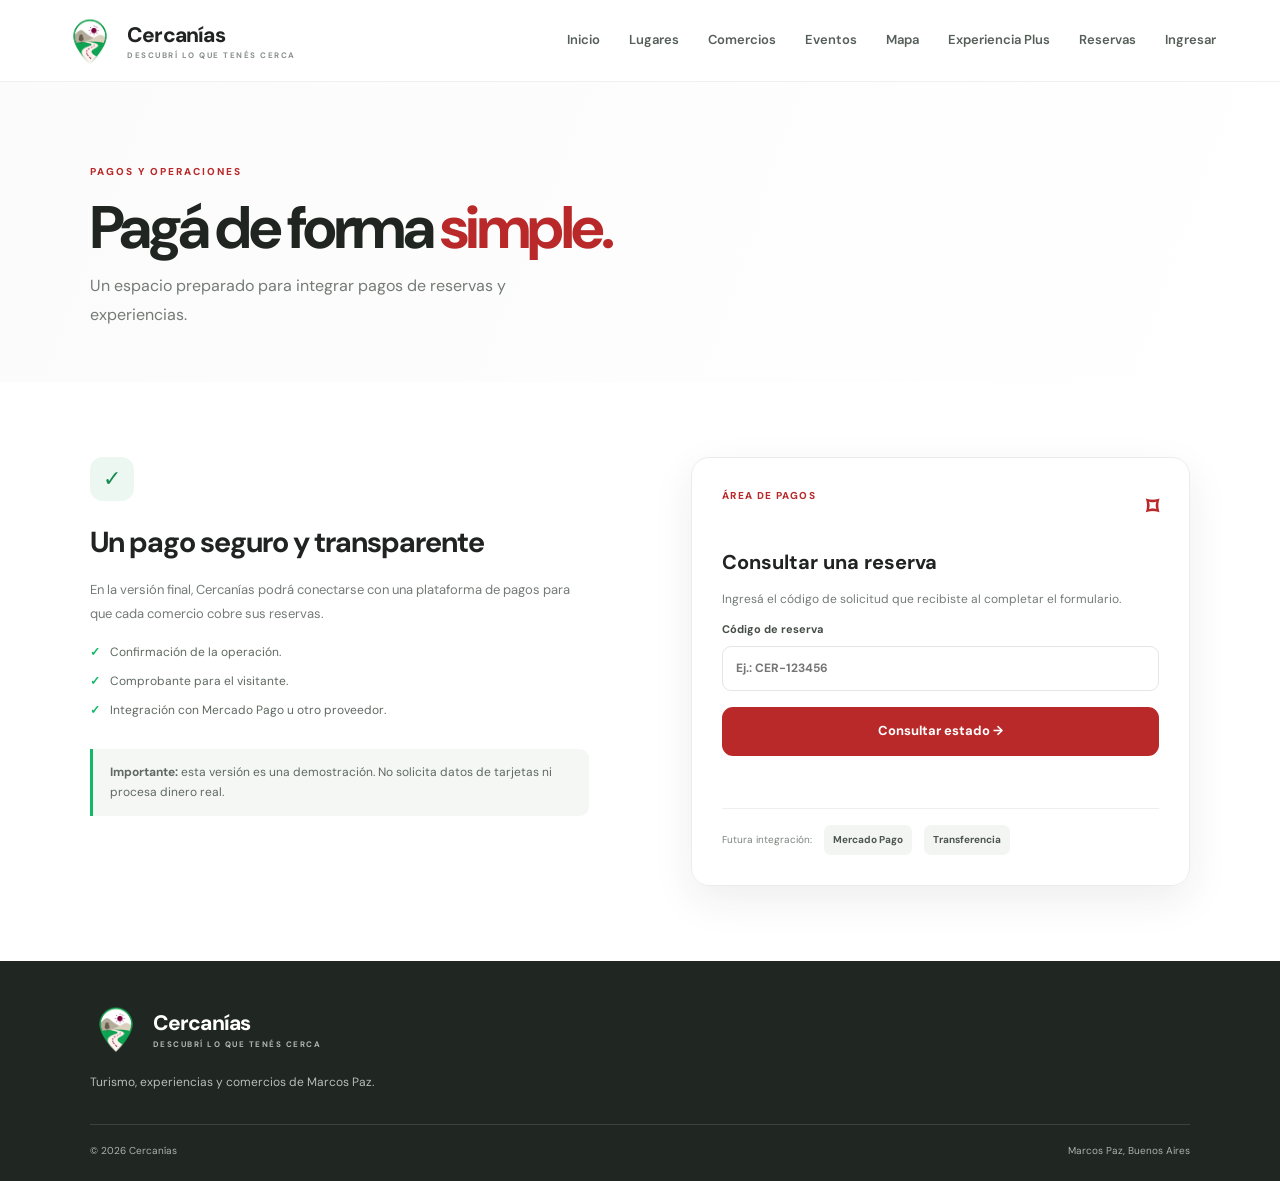
<file: pagos.html>
<!DOCTYPE html><html lang="es"><head><meta charset="UTF-8"><meta name="viewport" content="width=device-width, initial-scale=1.0"><title>Pagos | Cercanías</title><link href="https://fonts.googleapis.com/css2?family=DM+Sans:wght@400;500;600;700;800&display=swap" rel="stylesheet"><link rel="stylesheet" href="css/estilos.css">  <link rel="icon" type="image/png" href="images/logo-cercanias.png">
</head><body>
<header class="site-header"><a class="brand" href="index.html"><img class="brand-logo" src="images/logo-cercanias.png" alt="Logo de Cercanías"><span>Cercanías<small>DESCUBRÍ LO QUE TENÉS CERCA</small></span></a><button class="menu-toggle" aria-label="Abrir menú" aria-expanded="false">☰</button><nav class="nav"><a href="index.html">Inicio</a><a href="lugares.html">Lugares</a><a href="comercios.html">Comercios</a><a href="eventos.html">Eventos</a><a href="mapa.html">Mapa</a><a href="experiencia.html">Experiencia Plus</a><a href="reservas.html">Reservas</a></nav></header>
<main><section class="page-hero"><span class="eyebrow">PAGOS Y OPERACIONES</span><h1>Pagá de forma <em>simple.</em></h1><p>Un espacio preparado para integrar pagos de reservas y experiencias.</p></section>
<section class="section payment-layout"><div class="payment-copy"><span class="category-icon pale">✓</span><h2>Un pago seguro y transparente</h2><p>En la versión final, Cercanías podrá conectarse con una plataforma de pagos para que cada comercio cobre sus reservas.</p><ul class="check-list"><li>Confirmación de la operación.</li><li>Comprobante para el visitante.</li><li>Integración con Mercado Pago u otro proveedor.</li></ul><div class="notice"><strong>Importante:</strong> esta versión es una demostración. No solicita datos de tarjetas ni procesa dinero real.</div></div>
<div class="payment-card"><div class="payment-card-top"><span>ÁREA DE PAGOS</span><span class="secure-icon">⌑</span></div><h2>Consultar una reserva</h2><p>Ingresá el código de solicitud que recibiste al completar el formulario.</p><form id="payment-form"><label>Código de reserva<input name="code" type="text" required placeholder="Ej.: CER-123456" autocomplete="off"></label><button class="btn btn-primary btn-full" type="submit">Consultar estado →</button></form><p id="payment-message" class="form-message" role="status"></p><div class="payment-methods"><span>Futura integración:</span><strong>Mercado Pago</strong><strong>Transferencia</strong></div></div></section></main>
<footer class="footer"><a class="brand brand-footer" href="index.html"><img class="brand-logo" src="images/logo-cercanias.png" alt="Logo de Cercanías"><span>Cercanías<small>DESCUBRÍ LO QUE TENÉS CERCA</small></span></a><p>Turismo, experiencias y comercios de Marcos Paz.</p><div class="footer-bottom"><span>© 2026 Cercanías</span><span>Marcos Paz, Buenos Aires</span></div></footer><script src="js/app.js"></script><script src="js/auth.js"></script></body></html>
</file>
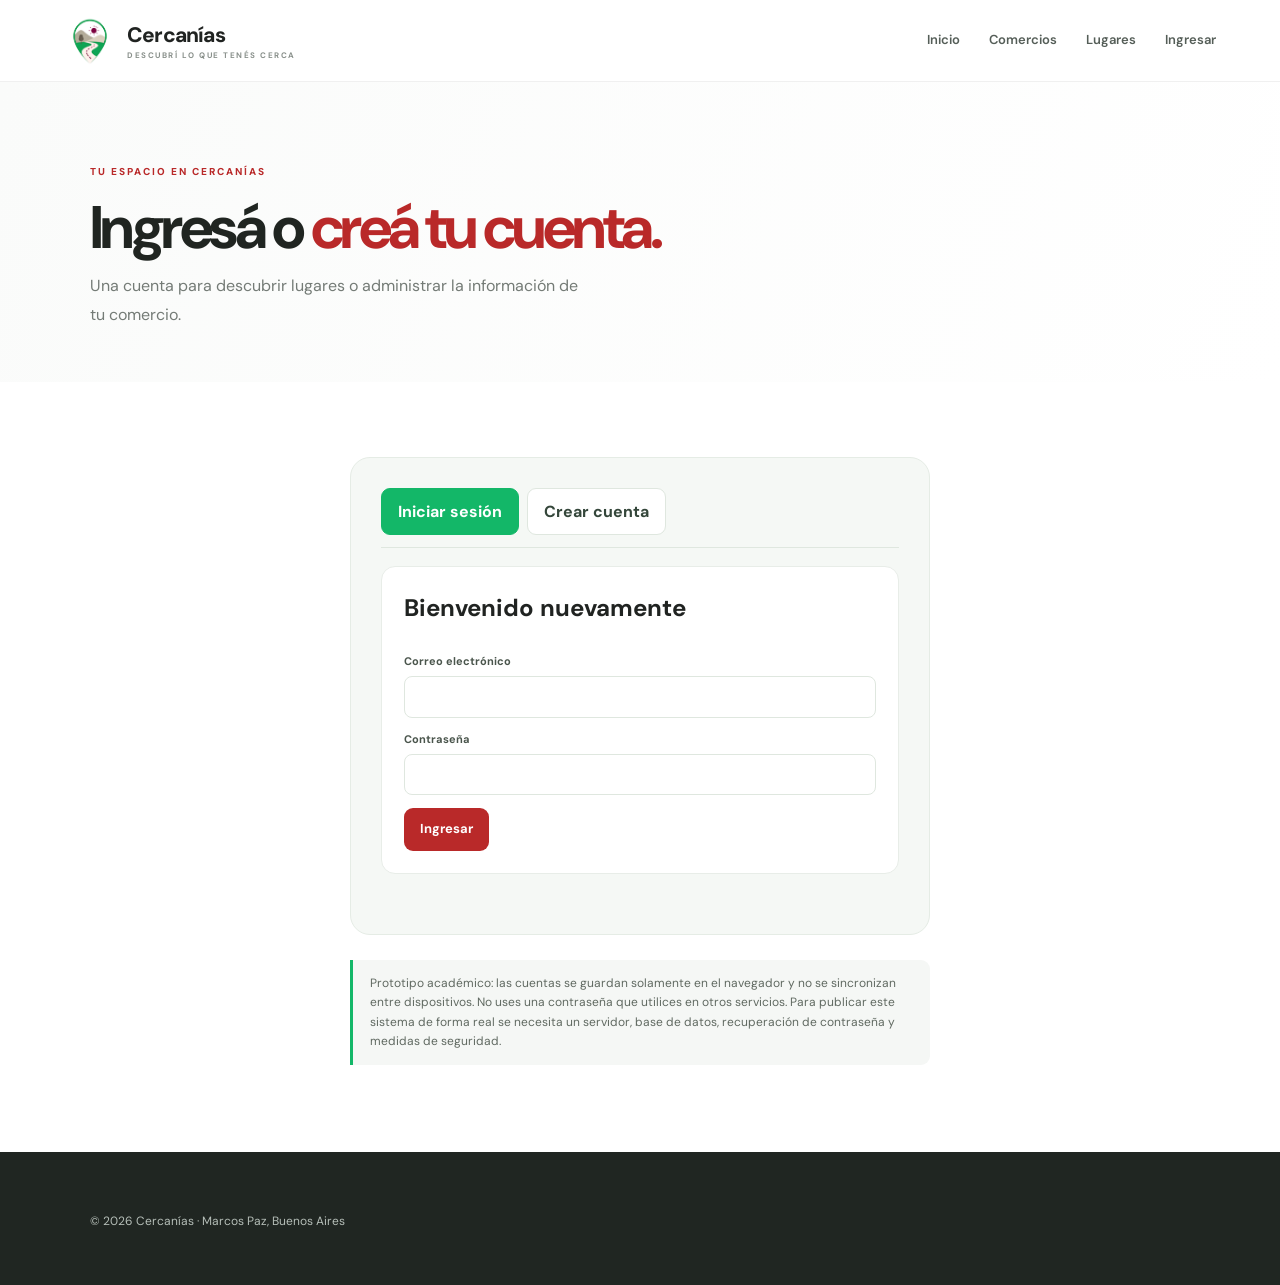
<file: panel-comerciante.html>
<!DOCTYPE html><html lang="es"><head><meta charset="UTF-8"><meta name="viewport" content="width=device-width, initial-scale=1.0"><title>Panel de comerciante | Cercanías</title><link rel="stylesheet" href="css/estilos.css"><link href="https://fonts.googleapis.com/css2?family=DM+Sans:wght@400;500;600;700;800&display=swap" rel="stylesheet"></head><body><header class="site-header"><a class="brand" href="index.html"><img class="brand-logo" src="images/logo-cercanias.png" alt=""><span>Cercanías<small>IMPULSO LOCAL</small></span></a><nav class="nav"><a href="index.html">Inicio</a><a href="comercios.html">Comercios</a></nav></header><main><section class="page-hero"><span class="eyebrow">IMPULSO LOCAL</span><h1>Tu comercio, <em>más cerca.</em></h1><p>Actualizá tu información y solicitá un espacio de promoción.</p></section><section class="section" id="merchant-dashboard"></section></main><footer class="footer"><p>© 2026 Cercanías</p></footer><script src="js/auth.js"></script></body></html>
</file>
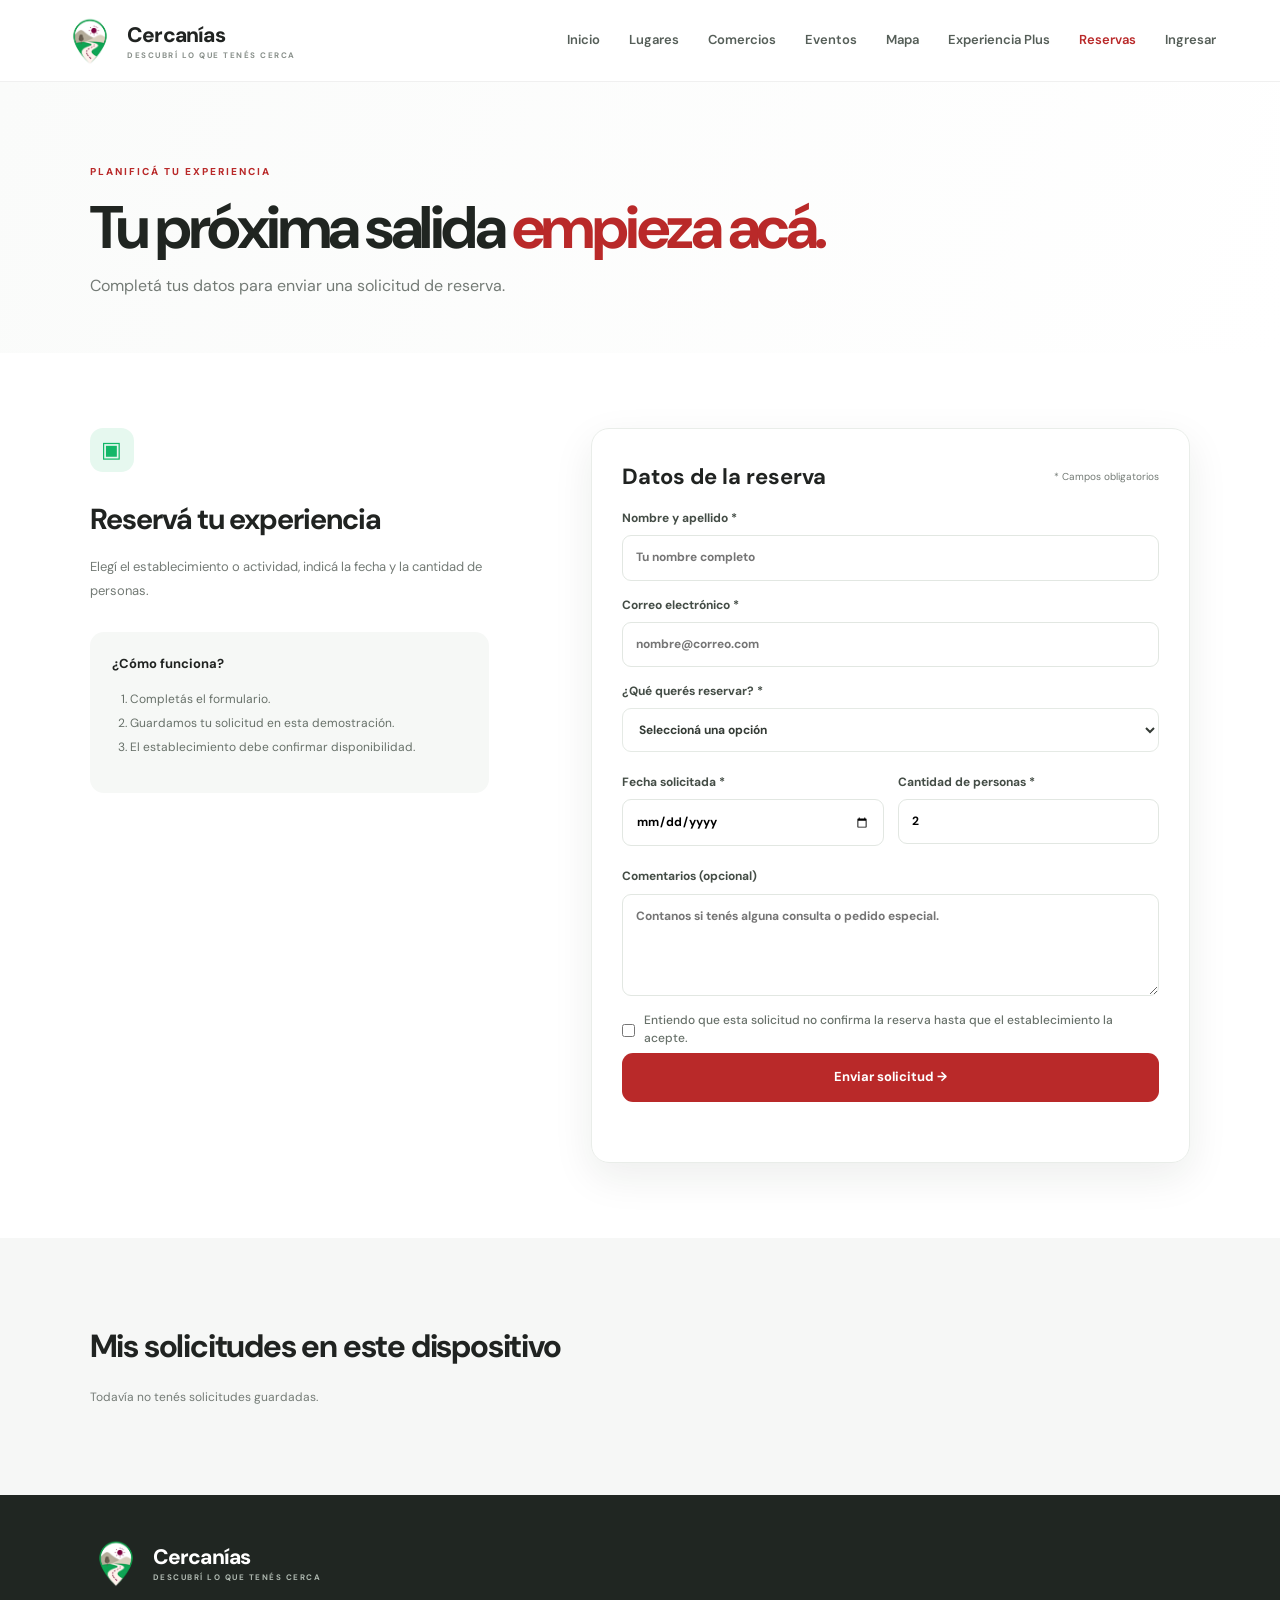
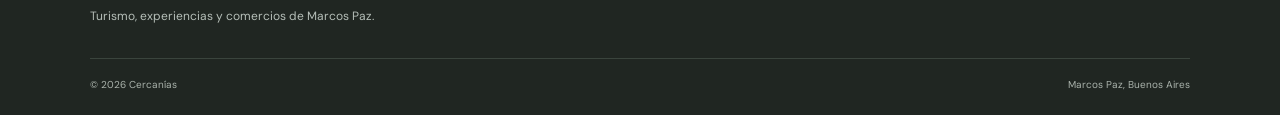
<file: reservas.html>
<!DOCTYPE html><html lang="es"><head><meta charset="UTF-8"><meta name="viewport" content="width=device-width, initial-scale=1.0"><title>Reservas | Cercanías</title><link href="https://fonts.googleapis.com/css2?family=DM+Sans:wght@400;500;600;700;800&display=swap" rel="stylesheet"><link rel="stylesheet" href="css/estilos.css">  <link rel="icon" type="image/png" href="images/logo-cercanias.png">
</head><body>
<header class="site-header"><a class="brand" href="index.html"><img class="brand-logo" src="images/logo-cercanias.png" alt="Logo de Cercanías"><span>Cercanías<small>DESCUBRÍ LO QUE TENÉS CERCA</small></span></a><button class="menu-toggle" aria-label="Abrir menú" aria-expanded="false">☰</button><nav class="nav"><a href="index.html">Inicio</a><a href="lugares.html">Lugares</a><a href="comercios.html">Comercios</a><a href="eventos.html">Eventos</a><a href="mapa.html">Mapa</a><a href="experiencia.html">Experiencia Plus</a><a class="active" href="reservas.html">Reservas</a></nav></header>
<main><section class="page-hero"><span class="eyebrow">PLANIFICÁ TU EXPERIENCIA</span><h1>Tu próxima salida <em>empieza acá.</em></h1><p>Completá tus datos para enviar una solicitud de reserva.</p></section>
<section class="section form-layout"><div class="form-intro"><span class="category-icon green">▣</span><h2>Reservá tu experiencia</h2><p>Elegí el establecimiento o actividad, indicá la fecha y la cantidad de personas.</p><div class="info-card"><strong>¿Cómo funciona?</strong><ol><li>Completás el formulario.</li><li>Guardamos tu solicitud en esta demostración.</li><li>El establecimiento debe confirmar disponibilidad.</li></ol></div></div>
<form class="main-form" id="booking-form"><div class="form-heading"><h2>Datos de la reserva</h2><span class="required-note">* Campos obligatorios</span></div>
<label>Nombre y apellido *<input name="name" type="text" required minlength="3" placeholder="Tu nombre completo"></label>
<label>Correo electrónico *<input name="email" type="email" required placeholder="nombre@correo.com"></label>
<label>¿Qué querés reservar? *<select name="place" required><option value="">Seleccioná una opción</option><option>Visita o actividad turística</option><option>Tierra Mansa · Posada de Campo & Spa</option><option>Finca Las Acacias</option><option>Restaurante o cafetería</option><option>Otra experiencia</option></select></label>
<div class="form-row"><label>Fecha solicitada *<input name="date" type="date" required id="booking-date"></label><label>Cantidad de personas *<input name="people" type="number" min="1" max="30" value="2" required></label></div>
<label>Comentarios (opcional)<textarea name="notes" rows="4" placeholder="Contanos si tenés alguna consulta o pedido especial."></textarea></label>
<label class="check-label"><input type="checkbox" required> Entiendo que esta solicitud no confirma la reserva hasta que el establecimiento la acepte.</label>
<button class="btn btn-primary btn-full" type="submit">Enviar solicitud →</button><p class="form-message" id="booking-message" role="status"></p></form></section>
<section class="section section-soft"><h2>Mis solicitudes en este dispositivo</h2><div id="booking-list" class="booking-list"><p class="muted">Todavía no tenés solicitudes guardadas.</p></div></section></main>
<footer class="footer"><a class="brand brand-footer" href="index.html"><img class="brand-logo" src="images/logo-cercanias.png" alt="Logo de Cercanías"><span>Cercanías<small>DESCUBRÍ LO QUE TENÉS CERCA</small></span></a><p>Turismo, experiencias y comercios de Marcos Paz.</p><div class="footer-bottom"><span>© 2026 Cercanías</span><span>Marcos Paz, Buenos Aires</span></div></footer><script src="js/app.js"></script><script src="js/auth.js"></script></body></html>
</file>
<file: css/estilos.css>
/* CERCANÍAS · estilos generales */
:root{--red:#B92929;--green:#13B768;--gray:#D9D9D9;--ink:#202321;--muted:#747b76;--soft:#f6f7f6;--white:#fff;--radius:18px;--shadow:0 14px 40px rgba(25,35,28,.08)}
*{box-sizing:border-box}html{scroll-behavior:smooth}body{margin:0;font-family:"DM Sans",sans-serif;color:var(--ink);background:#fff;line-height:1.6}a{color:inherit;text-decoration:none}button,input,select,textarea{font:inherit}.site-header{height:82px;padding:0 max(5vw,24px);display:flex;align-items:center;justify-content:space-between;border-bottom:1px solid #f0f0f0;background:#fff;position:sticky;top:0;z-index:1000}.brand{display:flex;align-items:center;gap:11px;font-size:21px;font-weight:800;letter-spacing:-.8px}.brand small{display:block;font-size:8px;letter-spacing:1.5px;color:#89908b;font-weight:700;margin-top:-3px}.brand-logo{width:52px;height:52px;object-fit:contain;display:block;flex:0 0 auto}.nav{display:flex;align-items:center;gap:29px;font-size:13px;font-weight:600;color:#555e58}.nav a:hover,.nav a.active{color:var(--red)}.nav .nav-cta{padding:11px 20px;border-radius:10px;background:var(--green);color:white}.nav .nav-cta:hover{background:#0da65c;color:white}.menu-toggle{display:none;border:0;background:none;font-size:25px}.hero{padding:65px 7vw 52px;display:grid;grid-template-columns:1fr 1fr;align-items:center;gap:6vw;min-height:540px}.hero-content{max-width:570px}.eyebrow{font-size:10px;letter-spacing:2px;font-weight:800;color:var(--red);display:inline-flex;align-items:center;gap:8px}.dot{width:7px;height:7px;border-radius:50%;background:var(--green)}h1{font-size:clamp(42px,5.5vw,68px);line-height:1.06;letter-spacing:-3.5px;margin:20px 0;color:#202521}h1 em{font-style:normal;color:var(--red)}.hero-content>p,.page-hero>p{font-size:16px;color:var(--muted);max-width:490px;line-height:1.8}.hero-actions{display:flex;gap:12px;margin-top:28px}.btn{border:0;border-radius:11px;padding:14px 21px;font-size:13px;font-weight:700;display:inline-flex;align-items:center;justify-content:center;gap:15px;cursor:pointer;transition:.2s}.btn:hover{transform:translateY(-2px)}.btn-primary{background:var(--red);color:white}.btn-primary:hover{background:#9f2020}.btn-light{background:#f1f3f1;color:#303833}.btn-white{background:#fff;color:var(--red)}.btn-full{width:100%}.hero-note{font-size:11px;color:#7d857f;margin-top:27px}.avatar-stack{color:var(--green);letter-spacing:-4px;margin-right:10px}.hero-image{height:420px;position:relative}.hero-image img{height:100%;width:100%;object-fit:cover;border-radius:28px 28px 28px 100px}.image-tag{position:absolute;bottom:22px;left:-26px;background:white;padding:14px 18px;border-radius:13px;box-shadow:var(--shadow);font-size:11px;font-weight:700}.image-tag span{color:var(--green);font-size:17px;margin-right:7px}.search-section{padding:0 7vw;position:relative;margin-top:-5px}.search-bar{max-width:1000px;margin:auto;display:flex;align-items:center;gap:14px;padding:13px 15px;background:#fff;box-shadow:0 12px 40px rgba(20,30,22,.1);border:1px solid #f0f1f0;border-radius:15px}.search-icon{font-size:26px;color:var(--red)}.search-bar input{flex:1;border:0;outline:0;min-width:100px}.search-bar select,.map-select{border:0;background:#f5f6f5;border-radius:9px;padding:12px;color:#59615b}.section{padding:75px 7vw}.section-soft{background:var(--soft)}.section-heading{display:flex;align-items:end;justify-content:space-between;margin-bottom:28px}.section-heading h2,.section>h2{font-size:32px;letter-spacing:-1.2px;margin:8px 0 4px}.section-heading p{color:var(--muted);margin:0;font-size:14px}.category-grid{display:grid;grid-template-columns:repeat(4,1fr);gap:16px}.category-card{border:1px solid #ecefec;border-radius:17px;padding:24px;position:relative;transition:.2s}.category-card:hover,.place-card:hover{transform:translateY(-4px);box-shadow:var(--shadow)}.category-icon{height:44px;width:44px;border-radius:13px;display:grid;place-items:center;font-size:22px;margin-bottom:24px}.category-icon.red{background:#f9eaea;color:var(--red)}.category-icon.green{background:#e6f8ef;color:var(--green)}.category-icon.gray{background:#f0f1f0;color:#505952}.category-icon.pale{background:#edf7f1;color:#168b52}.category-card h3{font-size:16px;margin:0 0 6px}.category-card p{font-size:12px;color:var(--muted);margin:0;max-width:190px}.card-arrow{position:absolute;right:22px;top:24px;color:var(--red)}.cards-grid{display:grid;grid-template-columns:repeat(3,1fr);gap:22px}.place-card{border:1px solid #ecefec;border-radius:17px;overflow:hidden;background:white;transition:.2s}.place-card>img{width:100%;height:205px;object-fit:cover;display:block}.card-body{padding:20px}.card-body h3{font-size:17px;line-height:1.35;margin:12px 0 8px}.card-body p{font-size:12px;color:var(--muted);line-height:1.7;min-height:42px}.pill{font-size:9px;font-weight:800;letter-spacing:.6px;text-transform:uppercase;padding:6px 9px;border-radius:30px}.green-pill{color:#10864c;background:#e8f8ef}.red-pill{color:var(--red);background:#f9eded}.gray-pill{color:#626b64;background:#f0f1f0}.text-link{font-size:12px;color:var(--red);font-weight:700}.banner{margin:20px 7vw 75px;background:var(--green);border-radius:22px;padding:40px 48px;color:white;display:flex;align-items:center;justify-content:space-between;gap:20px}.banner .eyebrow{color:#e3fff0}.banner h2{font-size:30px;letter-spacing:-1px;margin:8px 0}.banner p{font-size:13px;color:#e3f9ec;margin:0}.footer{padding:42px 7vw 22px;background:#202622;color:#fff}.brand-footer{color:#fff}.brand-footer small{color:#aeb8b0}.footer>p{font-size:12px;color:#b5beb8;margin:18px 0 32px}.footer-bottom{border-top:1px solid #3a443d;padding-top:18px;display:flex;justify-content:space-between;color:#aab3ac;font-size:10px}.page-hero{padding:75px 7vw 52px;background:linear-gradient(110deg,#fafbfa,#fff)}.page-hero h1{font-size:clamp(42px,5vw,60px);margin:13px 0}.page-hero>p{margin:0}.filter-row{display:flex;justify-content:space-between;align-items:center;gap:15px;margin-bottom:28px}.filter-buttons{display:flex;gap:8px;flex-wrap:wrap}.filter-btn{border:1px solid #e8ebe8;border-radius:30px;background:white;padding:9px 16px;font-size:11px;color:#626a64;cursor:pointer}.filter-btn.active,.filter-btn:hover{background:var(--red);border-color:var(--red);color:white}.inline-search{padding:11px 14px;border:1px solid #e7eae7;border-radius:10px;outline-color:var(--green);max-width:220px;font-size:12px}.empty-state{padding:25px;text-align:center;color:var(--muted)}.notice{margin-top:25px;background:#f5f7f5;border-left:3px solid var(--green);padding:14px 17px;font-size:12px;color:#606961;border-radius:0 9px 9px 0}.map-section{padding-top:42px}.map-toolbar{display:flex;justify-content:space-between;align-items:center;margin-bottom:18px}.map-toolbar h2{font-size:23px;margin:0}.map-toolbar p{font-size:12px;color:var(--muted);margin:3px 0}.map-frame{height:520px;width:100%;border-radius:18px;overflow:hidden;border:1px solid #e8ece8;z-index:1}.map-disclaimer{font-size:10px;color:#89918b}.form-layout,.payment-layout{display:grid;grid-template-columns:.8fr 1.2fr;gap:8vw;align-items:start}.form-intro h2,.payment-copy h2{font-size:29px;letter-spacing:-1px;margin:0 0 10px}.form-intro>p,.payment-copy>p{font-size:13px;color:var(--muted);line-height:1.8}.info-card{margin-top:30px;padding:22px;background:#f6f8f6;border-radius:14px;font-size:13px}.info-card ol{padding-left:18px;color:#68716a;font-size:12px;line-height:2}.main-form,.payment-card{border:1px solid #e9ede9;border-radius:18px;padding:30px;box-shadow:var(--shadow)}.form-heading{display:flex;justify-content:space-between;align-items:center;margin-bottom:22px}.form-heading h2,.payment-card h2{margin:0;font-size:20px}.required-note{font-size:10px;color:var(--muted)}.main-form label,.payment-card label{display:block;font-size:11px;font-weight:700;margin-bottom:16px;color:#444d46}.main-form input,.main-form select,.main-form textarea,.payment-card input{display:block;width:100%;padding:12px 13px;border:1px solid #e2e7e2;border-radius:9px;margin-top:7px;outline-color:var(--green);font-size:12px;background:white}.form-row{display:grid;grid-template-columns:1fr 1fr;gap:14px}.check-label{display:flex!important;align-items:flex-start;gap:9px;font-weight:500!important;color:#68716a!important;line-height:1.5}.check-label input{width:auto;margin:2px 0 0}.form-message{font-size:12px;color:#168b52;margin-bottom:0}.booking-list{display:grid;gap:10px}.booking-item{padding:16px 18px;background:white;border:1px solid #e8ece8;border-radius:12px;font-size:12px;display:flex;justify-content:space-between;gap:15px}.muted{color:var(--muted);font-size:12px}.payment-layout{grid-template-columns:1fr 1fr}.payment-copy .category-icon{margin-bottom:18px}.check-list{list-style:none;padding:0;font-size:12px;color:#5f6962;line-height:2.4}.check-list li:before{content:"✓";color:var(--green);font-weight:800;margin-right:10px}.payment-card-top{display:flex;justify-content:space-between;color:var(--red);font-size:10px;letter-spacing:1.3px;font-weight:800;margin-bottom:20px}.secure-icon{font-size:24px}.payment-card>p{font-size:12px;color:var(--muted)}.payment-methods{border-top:1px solid #edf0ed;margin-top:22px;padding-top:16px;display:flex;gap:12px;align-items:center;flex-wrap:wrap;font-size:10px;color:#7b847d}.payment-methods strong{color:#4c554e;background:#f3f5f3;border-radius:7px;padding:7px 9px}
@media(max-width:900px){.nav{gap:14px}.hero{gap:30px;padding-left:5vw;padding-right:5vw}.section,.page-hero{padding-left:5vw;padding-right:5vw}.category-grid{grid-template-columns:repeat(2,1fr)}.cards-grid{grid-template-columns:repeat(2,1fr)}}
@media(max-width:680px){.site-header{height:70px;padding:0 20px}.brand-logo{width:46px;height:46px}.menu-toggle{display:block}.nav{display:none;position:absolute;top:70px;left:0;right:0;background:white;padding:18px 22px 24px;box-shadow:0 15px 20px #00000010;flex-direction:column;align-items:stretch;gap:0}.nav.open{display:flex}.nav a{padding:12px 5px}.nav .nav-cta{margin-top:8px;text-align:center}.hero{grid-template-columns:1fr;padding:48px 22px 38px;gap:35px}.hero-image{height:300px}.image-tag{left:10px;bottom:12px}.hero h1{font-size:48px;letter-spacing:-2.5px}.search-section{padding:0 20px}.search-bar{flex-wrap:wrap}.search-bar input{min-width:0}.search-bar select{width:100%;order:3}.search-bar button{margin-left:auto}.section,.page-hero{padding:52px 22px}.section-heading{align-items:start;gap:15px;flex-direction:column}.section-heading h2,.section>h2{font-size:27px}.category-grid,.cards-grid{grid-template-columns:1fr}.place-card>img{height:210px}.banner{margin:0 20px 50px;padding:28px;align-items:flex-start;flex-direction:column}.banner h2{font-size:25px}.footer{padding:35px 22px 20px}.footer-bottom{gap:12px;flex-direction:column}.page-hero h1{font-size:44px}.filter-row{align-items:stretch;flex-direction:column}.inline-search{max-width:none;width:100%}.map-toolbar{align-items:flex-start;gap:15px;flex-direction:column}.map-frame{height:430px}.form-layout,.payment-layout{grid-template-columns:1fr;gap:28px}.main-form,.payment-card{padding:22px}.form-row{grid-template-columns:1fr}.form-heading{align-items:flex-start;gap:10px;flex-direction:column}.booking-item{flex-direction:column}}

/* Nuevas secciones: agenda, comercios y planificador */
.shop-visual{height:105px;background:linear-gradient(135deg,#eaf8f0,#f8f3f0);display:flex;align-items:center;justify-content:center;flex-direction:column;color:var(--green)}.shop-visual span{font-size:32px;line-height:1}.shop-visual small{font-size:9px;letter-spacing:2px;font-weight:800;margin-top:7px;color:#6d7c71}.shop-card .card-body p{min-height:55px}.event-feature{display:grid;grid-template-columns:1.3fr .7fr;gap:30px;align-items:center;background:#f3f8f4;border-radius:22px;padding:38px}.event-feature h2{font-size:30px;letter-spacing:-1px;margin:15px 0 8px}.event-feature p{font-size:13px;color:var(--muted);max-width:650px}.event-symbol{height:220px;border-radius:18px;background:linear-gradient(140deg,#13b768,#0b8b50);display:flex;align-items:center;justify-content:center;flex-direction:column;color:#fff;font-size:100px}.event-symbol small{font-size:10px;letter-spacing:2px;font-weight:800}.trip-result{margin-top:18px;padding:15px;border-radius:12px;background:#f1f8f3;color:#34463a;font-size:13px;line-height:1.7}.trip-result:empty{display:none}.source-links{font-size:11px;color:var(--muted);margin-top:18px}.source-links a{color:var(--red);font-weight:700}.main-form label{display:block;font-size:12px;font-weight:700;margin:15px 0 6px}.main-form select{width:100%;padding:12px;border:1px solid #e5eae5;border-radius:9px;background:white;color:#343b35}.main-form .form-heading{margin-bottom:15px}.main-form .form-heading h2{margin:0;font-size:22px}@media(max-width:760px){.event-feature{grid-template-columns:1fr;padding:25px}.event-symbol{height:130px;font-size:60px}.nav{max-height:75vh;overflow:auto}}

/* Herramientas nuevas: redes, indicaciones, reseñas y gestión de comercios */
.extra-actions{display:flex;flex-wrap:wrap;gap:9px 16px;margin-top:13px;padding-top:12px;border-top:1px solid #edf0ed}
.extra-actions a{font-size:11px}
.nearby-tools{display:flex;align-items:center;gap:14px;flex-wrap:wrap;margin-top:22px}
.nearby-tools .muted{max-width:560px;line-height:1.5}
.review-panel{margin-top:13px;padding:11px 12px;background:#f7f9f7;border-radius:10px}
.review-panel summary{cursor:pointer;font-size:12px;font-weight:800;color:#35463a}
.review-list{padding-top:8px}
.review-entry{padding:9px 0;border-bottom:1px solid #e4eae4;font-size:12px;line-height:1.6;color:#59635b}
.review-entry strong{color:#a52b2b;letter-spacing:1px}
.review-form{display:grid;gap:9px;margin-top:10px}
.review-form label,.merchant-form label{display:grid;gap:6px;font-size:11px;font-weight:700;color:#4a554c}
.review-form select,.review-form textarea,.merchant-form input,.merchant-form textarea{width:100%;padding:10px 12px;border:1px solid #dfe7df;border-radius:8px;background:white;font:inherit;font-size:12px;box-sizing:border-box}
.review-form .btn-primary,.merchant-form .btn-primary,.nearby-tools .btn-primary{border:0;border-radius:9px;padding:11px 16px;font-weight:700;cursor:pointer;width:max-content}
.review-form .muted{font-size:10px;margin:0}
.merchant-area{padding-top:25px}
.merchant-box{max-width:850px;margin:auto;padding:34px;background:#f5f8f5;border:1px solid #e5ece5;border-radius:20px}
.merchant-box h2{font-size:30px;margin:8px 0}
.merchant-box>p{font-size:13px;color:var(--muted);line-height:1.7}
.merchant-form{display:grid;gap:13px;margin-top:22px;padding:22px;background:white;border:1px solid #e8ede8;border-radius:14px}
.merchant-form .form-row{display:grid;grid-template-columns:1fr 1fr;gap:14px}
#merchant-saved{margin-top:14px;font-size:12px}
@media(max-width:680px){.merchant-box{padding:22px}.merchant-form .form-row{grid-template-columns:1fr}.nearby-tools{align-items:flex-start;flex-direction:column}}

/* Acceso de usuarios y panel de comerciantes */
.auth-layout{max-width:760px;margin:0 auto}.auth-card,.account-card{max-width:680px;margin:0 auto;padding:30px;background:#f5f8f5;border:1px solid #e5ece5;border-radius:20px}.auth-tabs{display:flex;gap:8px;border-bottom:1px solid #dfe7df;padding-bottom:12px}.auth-tab{border:1px solid #dfe7df;background:#fff;color:#34463a;padding:10px 16px;border-radius:9px;font-weight:700;cursor:pointer}.auth-tab.active{background:var(--green);border-color:var(--green);color:#fff}.auth-form{margin-top:18px}.auth-form h2,.account-card h2{margin:0 0 12px;font-size:24px}.auth-form[hidden]{display:none}.form-message{font-size:12px;font-weight:700;color:#8b3030;min-height:18px}.account-section{min-height:45vh}.account-card .btn{display:inline-block;margin:10px 8px 0 0}.check-label{display:flex!important;align-items:center;gap:9px!important}.check-label input{width:auto!important}.local-spotlight{margin:25px 0 35px;padding:28px;border-radius:20px;background:#f3f8f4}.spotlight-tag{align-self:flex-start;background:#e2f0e6;color:#17613d;padding:8px 12px;border-radius:20px;font-size:10px;font-weight:800;letter-spacing:.8px}.spotlight-grid{display:grid;grid-template-columns:repeat(3,minmax(0,1fr));gap:16px}.spotlight-card{padding:22px;background:#fff;border:1px solid #e4ece5;border-radius:15px}.spotlight-card h3{margin:13px 0 7px}.spotlight-card p{font-size:12px;line-height:1.6;color:var(--muted);min-height:58px}.spotlight-note{font-size:10px;line-height:1.6;margin:14px 0 0}.local-spotlight-home{padding-top:20px;padding-bottom:20px}@media(max-width:700px){.spotlight-grid{grid-template-columns:1fr}.auth-card,.account-card{padding:20px}.spotlight-tag{display:none}}
</file>
